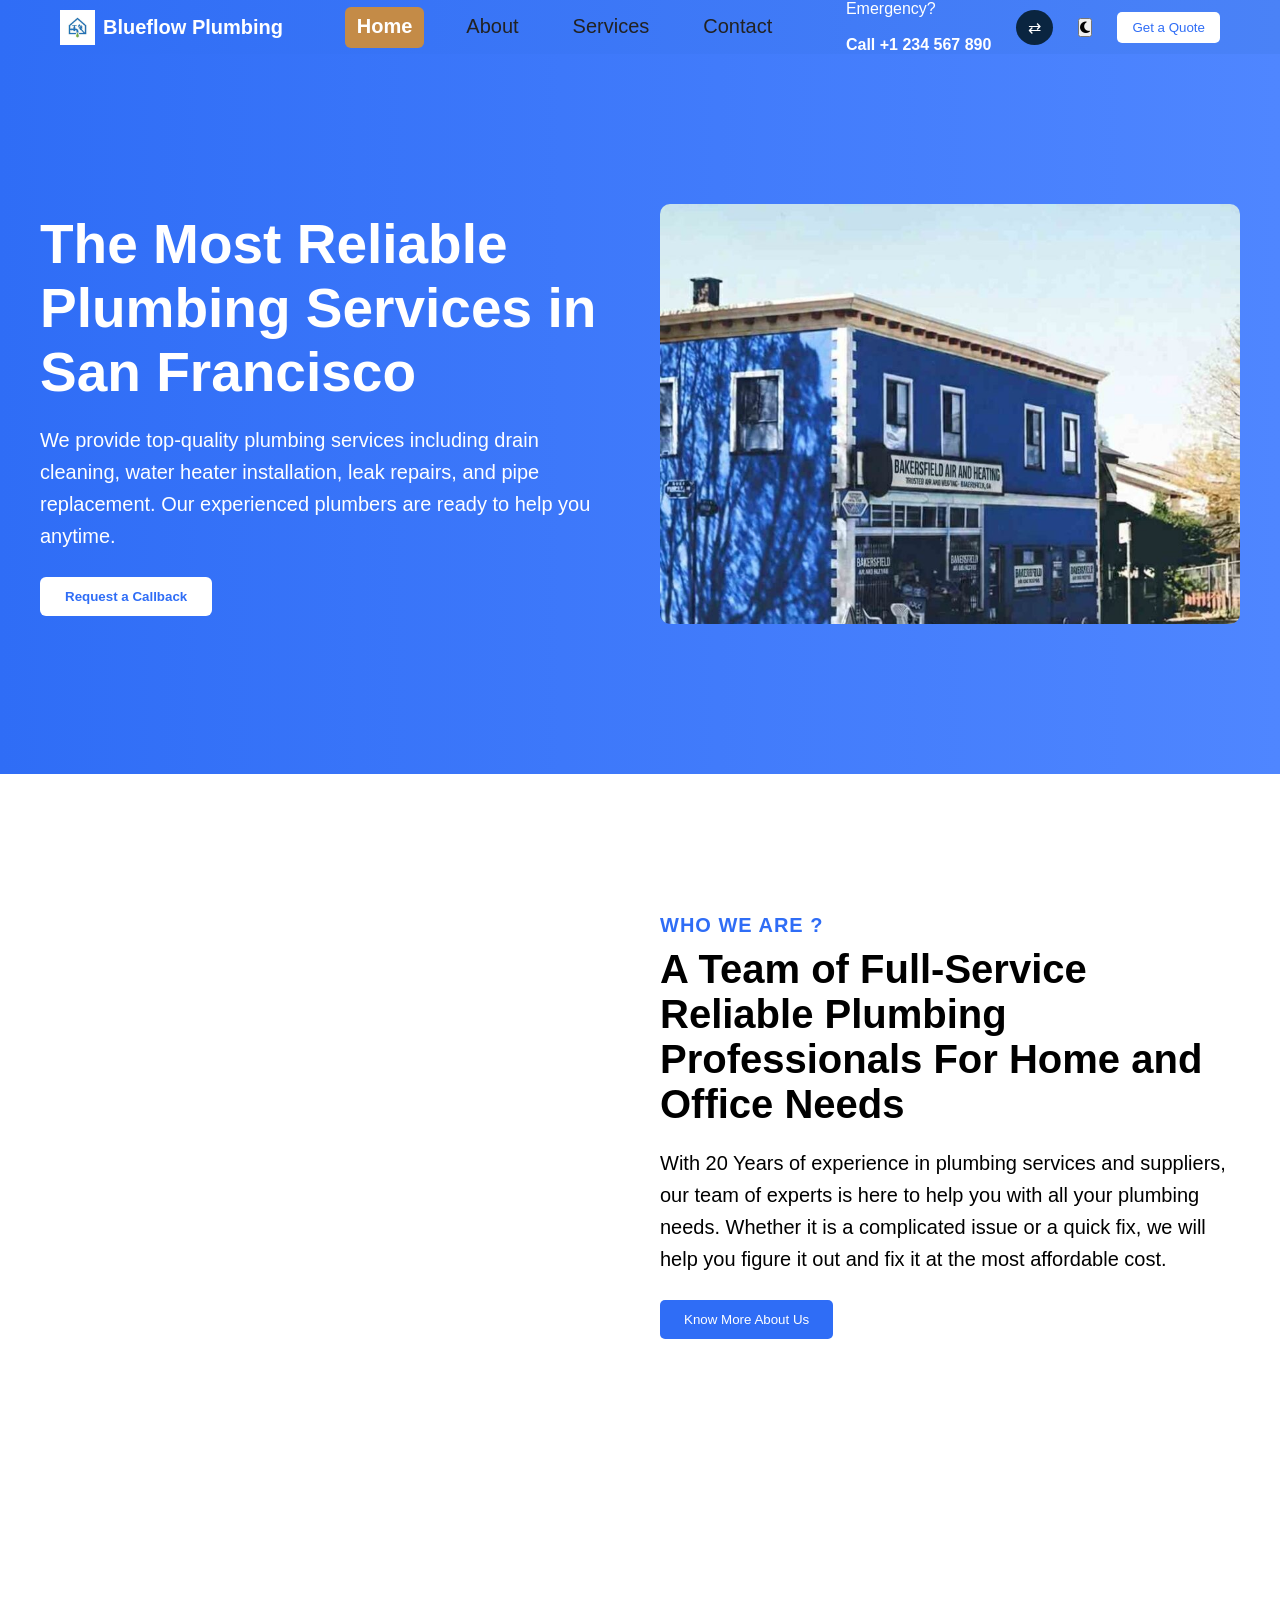
<file: index.html>
<!DOCTYPE html>
<html lang="en" dir="ltr">
<head>
    <meta charset="UTF-8">
    <meta name="viewport" content="width=device-width, initial-scale=1.0">
    <title>Plumbing Website</title>
    <link rel="stylesheet" href="css/style.css">
    <link rel="stylesheet" href="https://cdnjs.cloudflare.com/ajax/libs/font-awesome/6.5.0/css/all.min.css">
</head>
<body>

<header class="header">
    <div class="global_container">

        <div class="logo">
            <img src="image/logo.jpg" alt="Logo">
            <span class="brand_name">Blueflow Plumbing</span>
        </div>

        <nav class="nav">
            <a href="index.html" class="active">Home</a>
            <a href="about.html">About</a>
            <a href="services.html">Services</a>
            <a href="contact.html">Contact</a>
        </nav>

        <div class="right_section">
            <div class="emergency">
                <span>Emergency?</span><br>
                <strong>Call +1 234 567 890</strong>
            </div>
            <button id="rtlToggle" class="rtl_btn">
            ⇄
            </button>
            <button id="darkToggle" class="dark_btn">
                <i class="fa-solid fa-moon"></i>
            </button>
            <button class="quote_btn">Get a Quote</button>
        </div>

    </div>
</header>
<section class="hero">

<div class="hero_left">

<div class="slide_text active">
<h1>The Most Reliable Plumbing Services in San Francisco</h1>
<p>We provide top-quality plumbing services including drain cleaning,
water heater installation, leak repairs, and pipe replacement.
Our experienced plumbers are ready to help you anytime.</p>
<button class="hero_btn">Request a Callback</button>
</div>

<div class="slide_text">
<h1>Fast & Reliable Emergency Plumbing Solutions</h1>
<p>Facing a burst pipe or water leak? Our emergency plumbing team
is available 24/7 to quickly fix problems and protect your home
from further damage.</p>
<button class="hero_btn">Call Emergency Service</button>
</div>

<div class="slide_text">
<h1>Professional Plumbing for Homes and Businesses</h1>
<p>From residential plumbing repairs to large commercial projects,
our certified plumbers deliver reliable solutions with modern
tools and expert workmanship.</p>
<button class="hero_btn">View Our Services</button>
</div>



</div>


<div class="hero_right">

<div class="slider">
<img src="image/hero.jpeg" class="slide active">
<img src="image/hero2.jpg" class="slide">
<img src="image/hero3.jpg" class="slide">


</div>

</div>

</section>
<section class="about reveal" id="about">
    <div class="about_image reveal-left">
        <img src="image/about.jpg" alt="plumbing Team">
    </div>
    <div class="about_content">
        <h4 class="about_subtitle">Who We Are ?</h4>
        <h2>A Team of Full-Service Reliable Plumbing Professionals For Home and Office Needs</h2>
        <p>
            With 20 Years of experience in plumbing services and suppliers,
            our team of experts is here to help you with all your plumbing
            needs. Whether it is a complicated issue or a quick fix, we will 
            help you figure it out and fix it at the most affordable cost.
        </p>
        <button class ="about_btn">Know More About Us</button>
    </div>
</section>
<section class="services reveal" id="services">
  <div class="services_container">

    <h2 class="services_title reveal">How can we help you?</h2>

    <div class="services_cards">

      <div class="service_card reveal">
        <img src="image/service1.jpeg" alt="">
        <h3>Drain Cleaning & Repairs</h3>
        <p>
          Whether it is cleaning a clogged drain or replacing it,
          our team knows what’s right and will offer the best possible solution.
        </p>
      </div>

      <div class="service_card reveal">
        <img src="image/service2.jpeg" alt="">
        <h3>Gas Line Services</h3>
        <p>
          Whether you need an emergency repair or installing new gas lines
          in your home, we can help.
        </p>
      </div>

      <div class="service_card reveal">
        <img src="image/service3.jpeg" alt="">
        <h3>Commercial Plumbing</h3>
        <p>
          From hotels to schools, we have the necessary equipment and
          training to provide top-quality services wherever you need them.
        </p>
      </div>

    </div>
    <div class="services_btn">
      <a href="#" class="view_services_btn">View All Services 
    →</a>
    </div>

  </div>
</section>
<section class="why reveal">
<div class="global_container why_container">

<h2 class="why_title reveal">Why Choose Our Plumbing Services?</h2>

<div class="why_cards">

<div class="why_card reveal">
<i class="fa-solid fa-wrench"></i>
<h3>Experienced Team</h3>
<p>Our skilled plumbers handle every repair and installation professionally.</p>
</div>

<div class="why_card reveal">
<i class="fa-solid fa-clock"></i>
<h3>24/7 Emergency</h3>
<p>We are available anytime for urgent plumbing problems.</p>
</div>

<div class="why_card reveal">
<i class="fa-solid fa-dollar-sign"></i>
<h3>Affordable Pricing</h3>
<p>Transparent pricing with no hidden charges.</p>
</div>

<div class="why_card reveal">
<i class="fa-solid fa-shield"></i>
<h3>Quality Guarantee</h3>
<p>We provide reliable and long-lasting plumbing solutions.</p>
</div>

</div>

</div>
</section>
<section class="emergency_section reveal">

<div class="emergency_container">

<div class="emergency_left reveal-left">
<h2>Have an Emergency?</h2>

<p>
Need help with gas leakage or a clogged drain,
we offer affordable emergency services that are just a call away.
</p>

<a href="#" class="emergency_btn">📞 +1 234 567 890</a>

</div>

<div class="emergency_right reveal-right">
<img src="image/emergency.jpg" alt="Emergency Plumbing">
</div>

</div>

</section>
<section class="stats reveal">

<div class="global_container stats_container">

<div class="stat reveal">
<i class="fa-solid fa-user"></i>
<h2 class="counter" data-target="350">0</h2>
<p>Happy Clients</p>
</div>

<div class="stat reveal">
<i class="fa-solid fa-wrench"></i>
<h2 class="counter" data-target="500">0</h2>
<p>Projects Completed</p>
</div>

<div class="stat reveal">
<i class="fa-solid fa-clock"></i>
<h2 class="counter" data-target="20">0</h2>
<p>Years Experience</p>
</div>

<div class="stat reveal">
<i class="fa-solid fa-phone"></i>
<h2 class="counter" data-target="24">0</h2>
<p>Emergency Support</p>
</div>

</div>

</section>
<section class="testimonials reveal">
    <div class="global_container">
        <h2 class="testimonial_title reveal">
            What Our Customers Say About Us
        </h2>
        <div class="testimonial_cards">
            <div class="testimonial_card reveal">
                <div class="stars">★★★★★</div>
                <p>
                    Sed ut perspiciatis unde omnis iste natus error sit voluptatem
                    accusantium doloremque laudantium.
                </p>
                <div class="customer">
                    <img src="image/customer1.jpg">
                    <span>Martin Foster</span>
                </div>
            </div>
            <div class="testimonial_card reveal">
                <div class="stars">★★★★★</div>
                <p>
                    Sed ut perspiciatis unde omnis iste natus error sit voluptatem
                    accusantium doloremque laudantium.
                </p>
                <div class="customer">
                    <img src="image/customer2.jpg">
                    <span>Bryan Cirius</span>
                </div>
            </div>
            <div class="testimonial_card reveal">
                <div class="stars">★★★★★</div>
                <p>
                    Sed ut perspiciatis unde omnis iste natus error sit voluptatem
                    accusantium doloremque laudantium.
                </p>
                <div class="customer">
                    <img src="image/customer3.jpg">
                    <span>Jane Dowser</span>
                </div>
            </div>
        </div>
    </div>
</section>
<section class="work reveal">
    <div class="global_container">
        <h2 class="work_title reveal">Our Work</h2>
        <div class="work_gallery">
            <img src="image/work1.jpg" class="reveal">
            <img src="image/work2.jpeg" class="reveal">
            <img src="image/work3.jpeg" class="reveal">
            <img src="image/work4.jpeg" class="reveal">
            <img src="image/work5.jpeg" class="reveal">
            <img src="image/work6.jpeg" class="reveal">
            <img src="image/work7.jpeg" class="reveal">
            <img src="image/work8.jpeg" class="reveal">
            <img src="image/work9.jpeg" class="reveal">
            <img src="image/work10.jpeg" class="reveal">
        </div>
    </div>
</section>
<section class="cta reveal">
<div class="global_container cta_container">

<div class="cta_image reveal-left">
<img src="image/help.jpg" alt="Help Image">
</div>

<div class="cta_content reveal-right">

<h2>Need Help With Plumbing?</h2>

<p>
Our professional plumbers are ready to solve your problems quickly.
Call us anytime for fast and reliable service.
</p>

<a href="tel:+1234567890" class="cta_call">
<i class="fa-solid fa-phone"></i>
+1 234 567 890
</a>

</div>

</div>
</section>
<footer class="footer reveal">

    <div class="footer_columns">

        
        <div class="footer_col reveal-left">
            <h3>Brand Name</h3>

            <strong>Address</strong>
            <p>552 W 48th Street, New York, NY 10036</p>

            <strong>Call Us</strong>
            <p>+1 234 567 890</p>

            <p class="copyright">
                Copyright © 2026 Local Business| Powered by Local Business</p>
        </div>

        
        <div class="footer_col reveal-right">
            <h3>Business Name</h3>

            <p>Monday – Closed</p>
            <p>Tuesday : 11:00 – 09:00</p>
            <p>Wednesday : 11:00 – 09:00</p>
            <p>Thursday : 11:00 – 09:00</p>
            <p>Friday : 11:00 – 09:00</p>
            <p>Saturday : 11:00 – 09:00</p>
            <p>Sunday : 11:00 – 09:00</p>

            
            <div class="social_icons">
                <a href="#"><i class="fab fa-facebook-f"></i></a>
                <a href="#"><i class="fab fa-twitter"></i></a>
                <a href="#"><i class="fab fa-instagram"></i></a>
            </div>
        </div>
        <div class="footer_col map_col">
            <iframe 
                src="https://www.google.com/maps?q=New+York&output=embed"
                class="map_iframe"
                loading="lazy">
            </iframe>
        </div>

    </div>

</footer>
<button id="topBtn">↑</button>
<div id="imagePopup" class="popup">
    <span class="close">&times;</span>
    <img class="popup_content" id="popupImg">
</div>
</script>
<script>

const toggleBtn = document.getElementById("rtlToggle");

toggleBtn.addEventListener("click", function(){

if(document.documentElement.dir === "rtl"){
document.documentElement.dir = "ltr";
}
else{
document.documentElement.dir = "rtl";
}

});

</script>
<script>

const darkBtn = document.getElementById("darkToggle");

darkBtn.addEventListener("click", function(){

document.body.classList.toggle("dark");

if(document.body.classList.contains("dark")){
localStorage.setItem("theme","dark");
}else{
localStorage.setItem("theme","light");
}

});

if(localStorage.getItem("theme") === "dark"){
document.body.classList.add("dark");
}

</script>
<script src="js/script.js"></script>
</body>
</html>
</file>
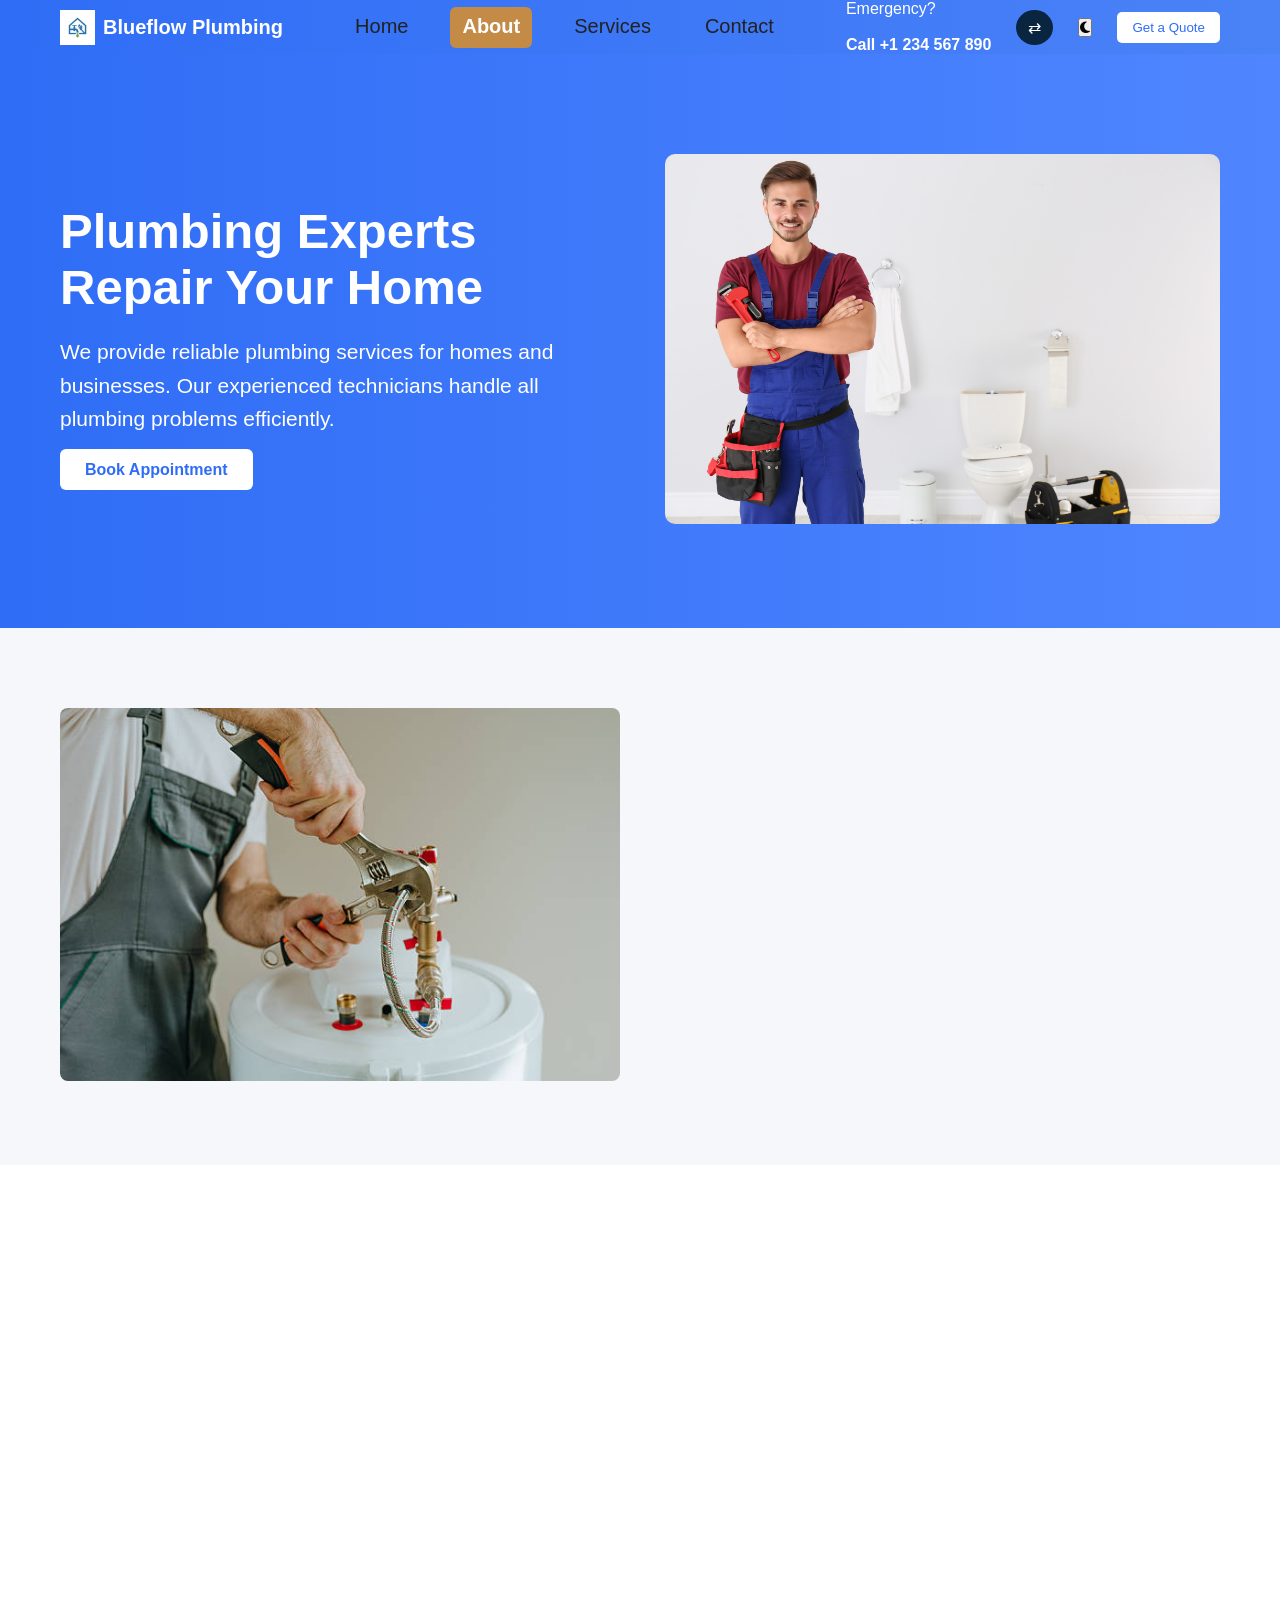
<file: about.html>
<!DOCTYPE html>
<html lang="en" dir="ltr">
<head>
    <meta charset="UTF-8">
    <meta name="viewport" content="width=device-width, initial-scale=1.0">
    <title>Plumbing Website</title>
    <link rel="stylesheet" href="css/style.css">
    <link rel="stylesheet" href="https://cdnjs.cloudflare.com/ajax/libs/font-awesome/6.5.0/css/all.min.css">
</head>
<body>
<header class="header">
    <div class="global_container">

        <div class="logo">
            <img src="image/logo.jpg" alt="Logo">
            <span class="brand_name">Blueflow Plumbing</span>
        </div>

        <nav class="nav">
            <a href="index.html">Home</a>
            <a href="about.html" class="active">About</a>
            <a href="services.html">Services</a>
            <a href="contact.html">Contact</a>
        </nav>

        <div class="right_section">
            <div class="emergency">
                <span>Emergency?</span><br>
                <strong>Call +1 234 567 890</strong>
            </div>
            <button id="rtlToggle" class="rtl_btn">
            ⇄
            </button>
            <button id="darkToggle" class="dark_btn">
                <i class="fa-solid fa-moon"></i>
            </button>
            <button class="quote_btn">Get a Quote</button>
        </div>

    </div>
</header>
<section class="about_hero reveal">
<div class="global_container about_hero_container">
<div class="about_hero_text reveal-left">
<h1>Plumbing Experts Repair Your Home</h1>
<p>
We provide reliable plumbing services for homes and businesses.
Our experienced technicians handle all plumbing problems efficiently.
</p>
<a href="#" class="hero_btn">Book Appointment</a>
</div>
<div class="about_hero_image reveal-right">
<img src="image/abouthero.jpeg" alt="Plumber">
</div>
</div>
</section>

<section class="about_company reveal">
<div class="global_container about_company_container">
<div class="about_company_image reveal-left">
<img src="image/aboutcompany.jpg">
</div>
<div class="about_company_text reveal-right">
<h2>About Our Company</h2>
<p>
Our company provides professional plumbing services
for residential and commercial properties.
</p>
<p>
We focus on reliability, quality service, and
customer satisfaction.
</p>
</div>
</div>
</section>
<section class="mission reveal">

<h2 class="mission_title reveal">Our Mission & Vision</h2>

<div class="mission_container">

<div class="mission_box reveal">
<i class="fas fa-bullseye"></i>
<h3>Our Mission</h3>
<p>
Our mission is to provide reliable and affordable plumbing
services while ensuring customer satisfaction and quality work.
</p>
</div>

<div class="mission_box">
<i class="fas fa-eye"></i>
<h3>Our Vision</h3>
<p>
Our vision is to become the most trusted plumbing service
provider known for professionalism and innovation.
</p>
</div>

</div>

</section>
<section class="process reveal">

<h2 class="process_title reveal">Our Work Process</h2>

<div class="process_container">

<div class="process_step reveal">
<i class="fas fa-phone"></i>
<h3>Contact Us</h3>
<p>Call or book an appointment through our website.</p>
</div>

<div class="process_step">
<i class="fas fa-search"></i>
<h3>Inspection</h3>
<p>Our plumber inspects the problem carefully.</p>
</div>

<div class="process_step">
<i class="fas fa-tools"></i>
<h3>Repair Work</h3>
<p>We fix the issue using professional tools.</p>
</div>

<div class="process_step">
<i class="fas fa-check-circle"></i>
<h3>Problem Solved</h3>
<p>Your plumbing system works perfectly again.</p>
</div>

</div>

</section>
<section class="team reveal">

<div class="global_container team_container">

<h2 class="team_title reveal">Meet Our Team</h2>

<div class="team_cards">

<div class="team_card reveal">
<img src="image/team1.jpg">
<h3>John Carter</h3>
<p>Senior Plumber</p>
</div>

<div class="team_card">
<img src="image/team2.jpg">
<h3>David Miller</h3>
<p>Pipe Installation Specialist</p>
</div>

<div class="team_card">
<img src="image/team3.jpg">
<h3>Emily Smith</h3>
<p>Customer Service Manager</p>
</div>

</div>

</div>

</section>
<footer class="footer reveal">

    <div class="footer_columns">

        
        <div class="footer_col reveal-left">
            <h3>Brand Name</h3>

            <strong>Address</strong>
            <p>552 W 48th Street, New York, NY 10036</p>

            <strong>Call Us</strong>
            <p>+1 234 567 890</p>

            <p class="copyright">
                Copyright © 2026 Local Business| Powered by Local Business</p>
        </div>

        
        <div class="footer_col reveal-right">
            <h3>Business Name</h3>

            <p>Monday – Closed</p>
            <p>Tuesday : 11:00 – 09:00</p>
            <p>Wednesday : 11:00 – 09:00</p>
            <p>Thursday : 11:00 – 09:00</p>
            <p>Friday : 11:00 – 09:00</p>
            <p>Saturday : 11:00 – 09:00</p>
            <p>Sunday : 11:00 – 09:00</p>

            
            <div class="social_icons">
                <a href="#"><i class="fab fa-facebook-f"></i></a>
                <a href="#"><i class="fab fa-twitter"></i></a>
                <a href="#"><i class="fab fa-instagram"></i></a>
            </div>
        </div>
        <div class="footer_col map_col">
            <iframe 
                src="https://www.google.com/maps?q=New+York&output=embed"
                class="map_iframe"
                loading="lazy">
            </iframe>
        </div>

    </div>

</footer>
<script>

const toggleBtn = document.getElementById("rtlToggle");

toggleBtn.addEventListener("click", function(){

if(document.documentElement.dir === "rtl"){
document.documentElement.dir = "ltr";
}
else{
document.documentElement.dir = "rtl";
}

});

</script>
<script>

const darkBtn = document.getElementById("darkToggle");

darkBtn.addEventListener("click", function(){

document.body.classList.toggle("dark");

if(document.body.classList.contains("dark")){
localStorage.setItem("theme","dark");
}else{
localStorage.setItem("theme","light");
}

});

if(localStorage.getItem("theme") === "dark"){
document.body.classList.add("dark");
}

</script>
<script>
function revealOnScroll() {
  const elements = document.querySelectorAll(".reveal, .reveal-left, .reveal-right");

  elements.forEach((el) => {
    const windowHeight = window.innerHeight;
    const elementTop = el.getBoundingClientRect().top;

    if (elementTop < windowHeight - 100) {
      el.classList.add("active");
    } else {
      el.classList.remove("active");
    }
  });
}

window.addEventListener("scroll", revealOnScroll);
revealOnScroll();
</script>

</body>
</html>
</file>
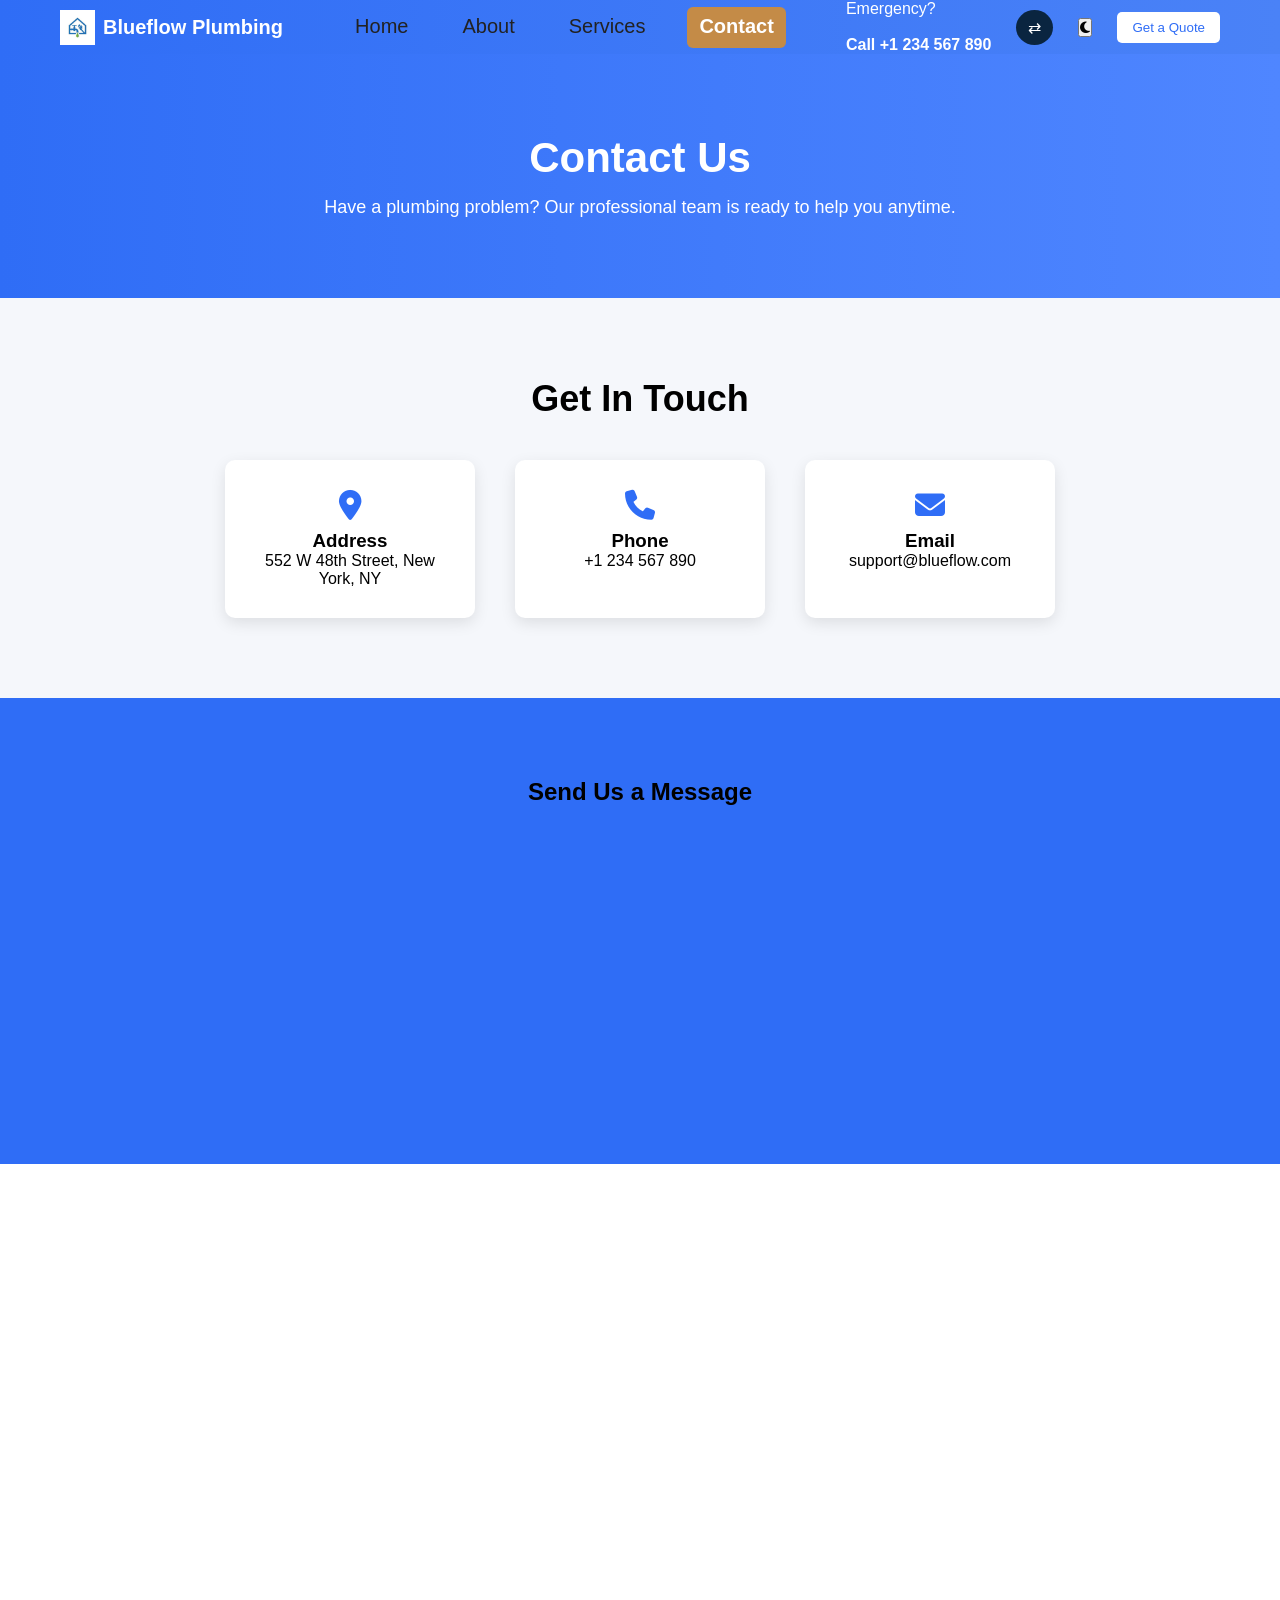
<file: contact.html>
<!DOCTYPE html>
<html lang="en" dir="ltr">
<head>
    <meta charset="UTF-8">
    <meta name="viewport" content="width=device-width, initial-scale=1.0">
    <title>Plumbing Website</title>
    <link rel="stylesheet" href="css/style.css">
    <link rel="stylesheet" href="https://cdnjs.cloudflare.com/ajax/libs/font-awesome/6.5.0/css/all.min.css">
</head>
<body>
<header class="header">
    <div class="global_container">

        <div class="logo">
            <img src="image/logo.jpg" alt="Logo">
            <span class="brand_name">Blueflow Plumbing</span>
        </div>

        <nav class="nav">
            <a href="index.html">Home</a>
            <a href="about.html">About</a>
            <a href="services.html">Services</a>
            <a href="contact.html" class="active">Contact</a>
        </nav>

        <div class="right_section">
            <div class="emergency">
                <span>Emergency?</span><br>
                <strong>Call +1 234 567 890</strong>
            </div>
            <button id="rtlToggle" class="rtl_btn">
            ⇄
            </button>
            <button id="darkToggle" class="dark_btn">
                <i class="fa-solid fa-moon"></i>
            </button>
            <button class="quote_btn">Get a Quote</button>
        </div>

    </div>
</header>
<section class="contact_hero reveal">

<h1 class="reveal">Contact Us</h1>

<p class="reveal">
Have a plumbing problem? Our professional team is ready
to help you anytime.
</p>

</section>
<section class="contact_info reveal">

<h2 class="reveal">Get In Touch</h2>

<div class="info_container">

<div class="info_box reveal">
<i class="fas fa-map-marker-alt"></i>
<h3>Address</h3>
<p>552 W 48th Street, New York, NY</p>
</div>

<div class="info_box reveal">
<i class="fas fa-phone"></i>
<h3>Phone</h3>
<p>+1 234 567 890</p>
</div>

<div class="info_box reveal">
<i class="fas fa-envelope"></i>
<h3>Email</h3>
<p>support@blueflow.com</p>
</div>

</div>

</section>
<section class="contact_form reveal">

<h2 class="reveal">Send Us a Message</h2>

<form class="form_container reveal">

<input class="reveal" type="text" placeholder="Your Name" required>

<input class="reveal" type="email" placeholder="Your Email" required>

<input class="reveal" type="text" placeholder="Subject">

<textarea class="reveal" placeholder="Your Message"></textarea>

<button class="reveal" type="submit">Send Message</button>

</form>

</section>
<section class="faq reveal">

<h2 class="reveal">Frequently Asked Questions</h2>

<div class="faq_container">

<div class="faq_item reveal">
<button class="faq_question">
How quickly can you respond to plumbing emergencies?
<span class="icon">+</span>
</button>
<div class="faq_answer">
<p>Our team is available 24/7 and can respond quickly to emergency plumbing problems.</p>
</div>
</div>

<div class="faq_item">
<button class="faq_question">
Do you provide services on weekends?
<span class="icon">+</span>
</button>
<div class="faq_answer">
<p>Yes, we provide plumbing services during weekends and holidays.</p>
</div>
</div>

<div class="faq_item">
<button class="faq_question">
What areas do you serve?
<span class="icon">+</span>
</button>
<div class="faq_answer">
<p>We provide plumbing services in the city and surrounding areas.</p>
</div>
</div>

<div class="faq_item">
<button class="faq_question">
How can I book a plumbing service?
<span class="icon">+</span>
</button>
<div class="faq_answer">
<p>You can call us directly or fill out the contact form on our website.</p>
</div>
</div>

</div>

</section>
<script>

var questions = document.querySelectorAll(".faq_question");

for (var i = 0; i < questions.length; i++) {

questions[i].addEventListener("click", function(){

var answer = this.nextElementSibling;
var icon = this.querySelector(".icon");

if(answer.style.display === "block"){
answer.style.display = "none";
icon.textContent = "+";
}
else{
answer.style.display = "block";
icon.textContent = "-";
}

});

}

</script>
<footer class="footer reveal">

    <div class="footer_columns">

        
        <div class="footer_col reveal-left">
            <h3>Brand Name</h3>

            <strong>Address</strong>
            <p>552 W 48th Street, New York, NY 10036</p>

            <strong>Call Us</strong>
            <p>+1 234 567 890</p>

            <p class="copyright">
                Copyright © 2026 Local Business| Powered by Local Business</p>
        </div>

        
        <div class="footer_col reveal-right">
            <h3>Business Name</h3>

            <p>Monday – Closed</p>
            <p>Tuesday : 11:00 – 09:00</p>
            <p>Wednesday : 11:00 – 09:00</p>
            <p>Thursday : 11:00 – 09:00</p>
            <p>Friday : 11:00 – 09:00</p>
            <p>Saturday : 11:00 – 09:00</p>
            <p>Sunday : 11:00 – 09:00</p>

            
            <div class="social_icons">
                <a href="#"><i class="fab fa-facebook-f"></i></a>
                <a href="#"><i class="fab fa-twitter"></i></a>
                <a href="#"><i class="fab fa-instagram"></i></a>
            </div>
        </div>
        <div class="footer_col map_col">
            <iframe 
                src="https://www.google.com/maps?q=New+York&output=embed"
                class="map_iframe"
                loading="lazy">
            </iframe>
        </div>

    </div>

</footer>
<script>

const toggleBtn = document.getElementById("rtlToggle");

toggleBtn.addEventListener("click", function(){

if(document.documentElement.dir === "rtl"){
document.documentElement.dir = "ltr";
}
else{
document.documentElement.dir = "rtl";
}

});

</script>
<script>

const darkBtn = document.getElementById("darkToggle");

darkBtn.addEventListener("click", function(){

document.body.classList.toggle("dark");

if(document.body.classList.contains("dark")){
localStorage.setItem("theme","dark");
}else{
localStorage.setItem("theme","light");
}

});

if(localStorage.getItem("theme") === "dark"){
document.body.classList.add("dark");
}

</script>
<script>
function revealOnScroll() {
  const elements = document.querySelectorAll(".reveal, .reveal-left, .reveal-right");

  elements.forEach((el) => {
    const windowHeight = window.innerHeight;
    const elementTop = el.getBoundingClientRect().top;

    if (elementTop < windowHeight - 100) {
      el.classList.add("active");
    } else {
      el.classList.remove("active");
    }
  });
}

window.addEventListener("scroll", revealOnScroll);
revealOnScroll();
</script>
</body>
</html>
</file>
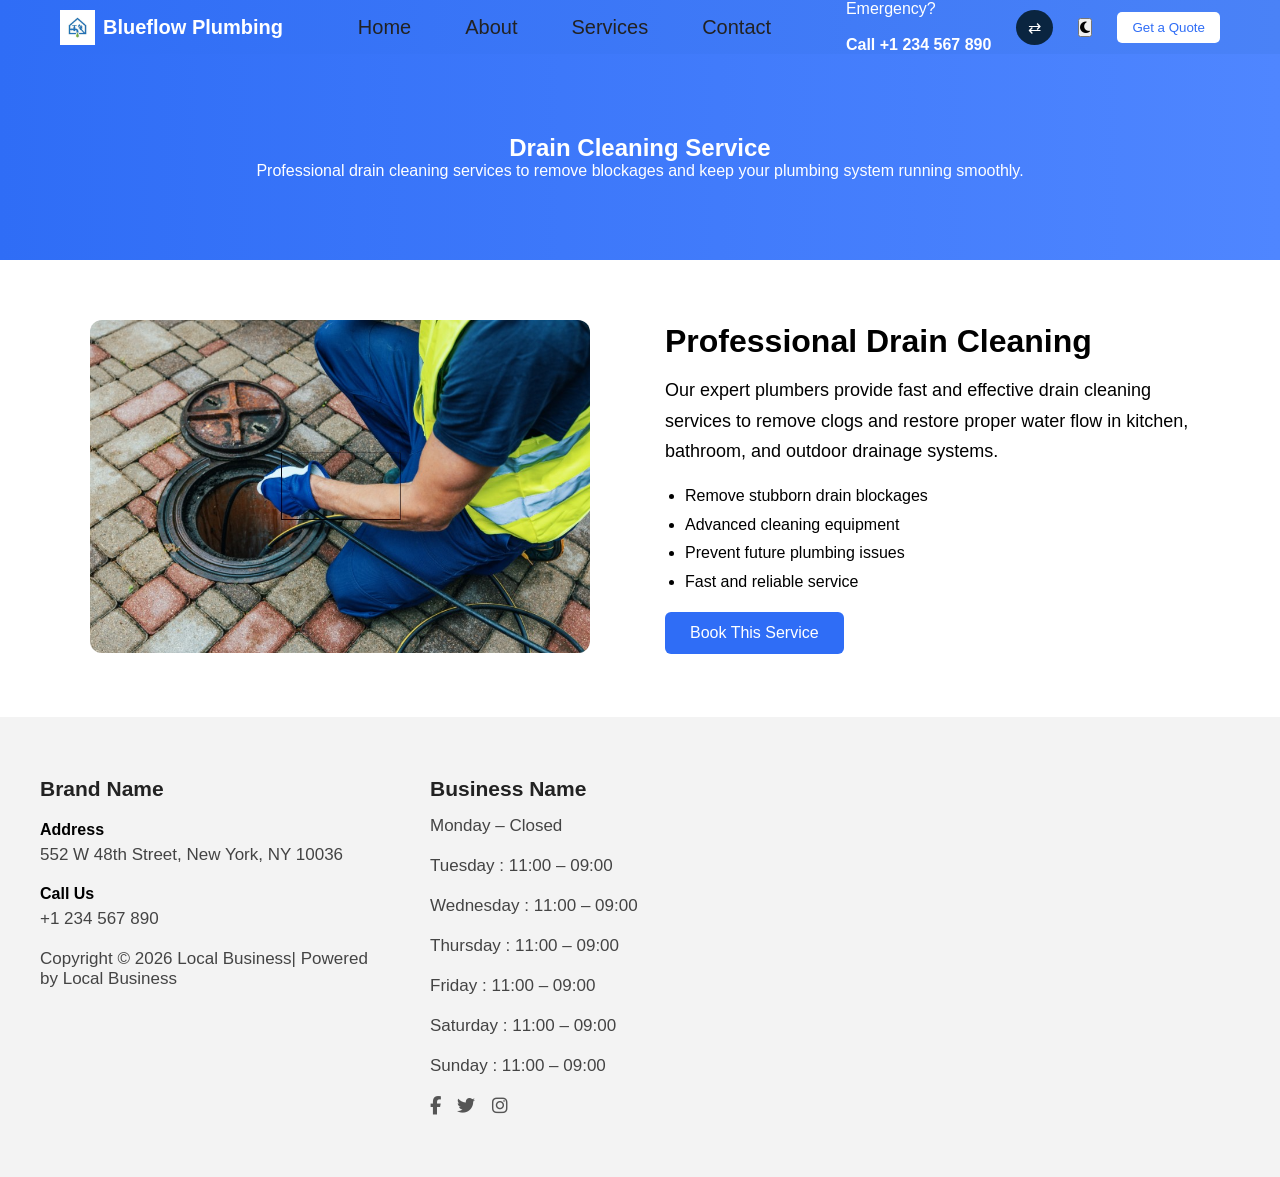
<file: drain-cleaning.html>
<!DOCTYPE html>
<html lang="en" dir="ltr">
<head>
    <meta charset="UTF-8">
    <meta name="viewport" content="width=device-width, initial-scale=1.0">
    <title>Plumbing Website</title>
    <link rel="stylesheet" href="css/style.css">
    <link rel="stylesheet" href="https://cdnjs.cloudflare.com/ajax/libs/font-awesome/6.5.0/css/all.min.css">
</head>
<body>

<header class="header">
    <div class="global_container">

        <div class="logo">
            <img src="image/logo.jpg" alt="Logo">
            <span class="brand_name">Blueflow Plumbing</span>
        </div>

        <nav class="nav">
            <a href="index.html">Home</a>
            <a href="about.html">About</a>
            <a href="service.html">Services</a>
            <a href="contact.html">Contact</a>
        </nav>

        <div class="right_section">
            <div class="emergency">
                <span>Emergency?</span><br>
                <strong>Call +1 234 567 890</strong>
            </div>
            <button id="rtlToggle" class="rtl_btn">
            ⇄
            </button>
            <button id="darkToggle" class="dark_btn">
                <i class="fa-solid fa-moon"></i>
            </button>
            <button class="quote_btn">Get a Quote</button>
        </div>

    </div>
</header>
<section class="service_hero">

<h1>Drain Cleaning Service</h1>

<p>
Professional drain cleaning services to remove blockages
and keep your plumbing system running smoothly.
</p>

</section>
<section class="service_description">

<div class="service_container">

<div class="service_image">
<img src="image/drain.jpg" alt="Drain Cleaning">
</div>

<div class="service_text">

<h2>Professional Drain Cleaning</h2>

<p>
Our expert plumbers provide fast and effective drain cleaning
services to remove clogs and restore proper water flow in
kitchen, bathroom, and outdoor drainage systems.
</p>

<ul>
<li>Remove stubborn drain blockages</li>
<li>Advanced cleaning equipment</li>
<li>Prevent future plumbing issues</li>
<li>Fast and reliable service</li>
</ul>

<a href="contact.html" class="service_btn">Book This Service</a>

</div>

</div>

</section>
<footer class="footer">

    <div class="footer_columns">

        
        <div class="footer_col">
            <h3>Brand Name</h3>

            <strong>Address</strong>
            <p>552 W 48th Street, New York, NY 10036</p>

            <strong>Call Us</strong>
            <p>+1 234 567 890</p>

            <p class="copyright">
                Copyright © 2026 Local Business| Powered by Local Business</p>
        </div>

        
        <div class="footer_col">
            <h3>Business Name</h3>

            <p>Monday – Closed</p>
            <p>Tuesday : 11:00 – 09:00</p>
            <p>Wednesday : 11:00 – 09:00</p>
            <p>Thursday : 11:00 – 09:00</p>
            <p>Friday : 11:00 – 09:00</p>
            <p>Saturday : 11:00 – 09:00</p>
            <p>Sunday : 11:00 – 09:00</p>

            
            <div class="social_icons">
                <a href="#"><i class="fab fa-facebook-f"></i></a>
                <a href="#"><i class="fab fa-twitter"></i></a>
                <a href="#"><i class="fab fa-instagram"></i></a>
            </div>
        </div>
        <div class="footer_col map_col">
            <iframe 
                src="https://www.google.com/maps?q=New+York&output=embed"
                class="map_iframe"
                loading="lazy">
            </iframe>
        </div>

    </div>

</footer>
</body>
</html>
</file>
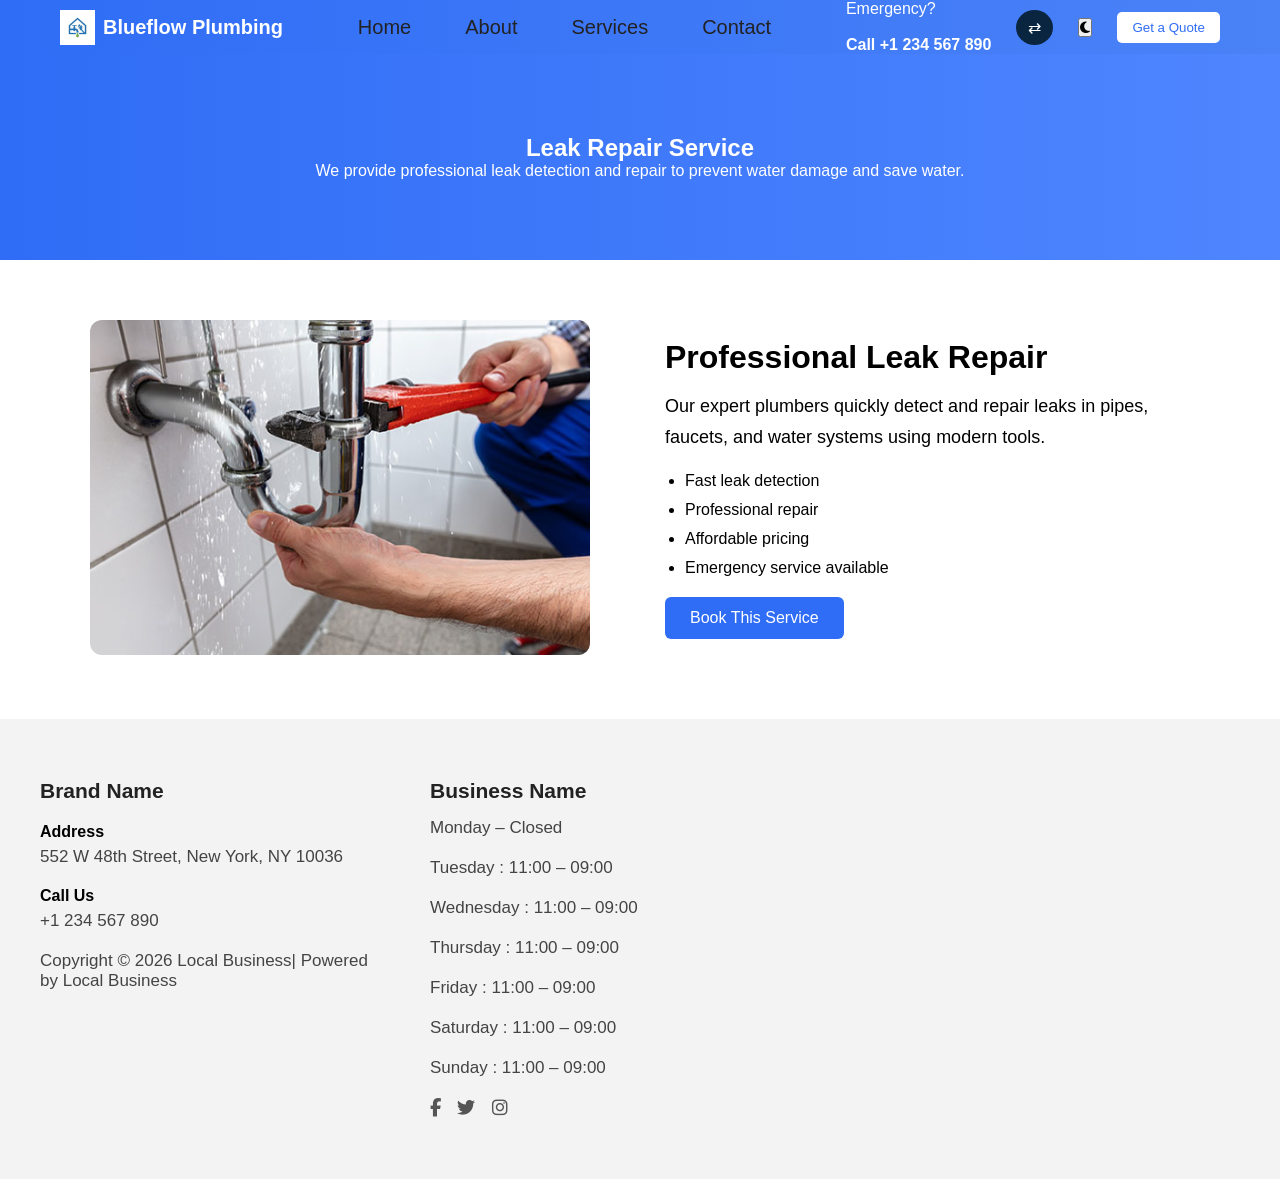
<file: leak-repair.html>
<!DOCTYPE html>
<html lang="en" dir="ltr">
<head>
    <meta charset="UTF-8">
    <meta name="viewport" content="width=device-width, initial-scale=1.0">
    <title>Plumbing Website</title>
    <link rel="stylesheet" href="css/style.css">
    <link rel="stylesheet" href="https://cdnjs.cloudflare.com/ajax/libs/font-awesome/6.5.0/css/all.min.css">
</head>
<body>

<header class="header">
    <div class="global_container">

        <div class="logo">
            <img src="image/logo.jpg" alt="Logo">
            <span class="brand_name">Blueflow Plumbing</span>
        </div>

        <nav class="nav">
            <a href="index.html">Home</a>
            <a href="about.html">About</a>
            <a href="service.html">Services</a>
            <a href="contact.html">Contact</a>
        </nav>

        <div class="right_section">
            <div class="emergency">
                <span>Emergency?</span><br>
                <strong>Call +1 234 567 890</strong>
            </div>
            <button id="rtlToggle" class="rtl_btn">
            ⇄
            </button>
            <button id="darkToggle" class="dark_btn">
                <i class="fa-solid fa-moon"></i>
            </button>
            <button class="quote_btn">Get a Quote</button>
        </div>

    </div>
</header>
<section class="service_hero">

<h1>Leak Repair Service</h1>

<p>
We provide professional leak detection and repair
to prevent water damage and save water.
</p>

</section>


<section class="service_description">

<div class="service_container">

<div class="service_image">
<img src="image/leak.jpg" alt="Leak Repair">
</div>

<div class="service_text">

<h2>Professional Leak Repair</h2>

<p>
Our expert plumbers quickly detect and repair leaks in pipes,
faucets, and water systems using modern tools.
</p>

<ul>
<li>Fast leak detection</li>
<li>Professional repair</li>
<li>Affordable pricing</li>
<li>Emergency service available</li>
</ul>

<a href="contact.html" class="service_btn">Book This Service</a>

</div>

</div>

</section>
<footer class="footer">

    <div class="footer_columns">

        
        <div class="footer_col">
            <h3>Brand Name</h3>

            <strong>Address</strong>
            <p>552 W 48th Street, New York, NY 10036</p>

            <strong>Call Us</strong>
            <p>+1 234 567 890</p>

            <p class="copyright">
                Copyright © 2026 Local Business| Powered by Local Business</p>
        </div>

        
        <div class="footer_col">
            <h3>Business Name</h3>

            <p>Monday – Closed</p>
            <p>Tuesday : 11:00 – 09:00</p>
            <p>Wednesday : 11:00 – 09:00</p>
            <p>Thursday : 11:00 – 09:00</p>
            <p>Friday : 11:00 – 09:00</p>
            <p>Saturday : 11:00 – 09:00</p>
            <p>Sunday : 11:00 – 09:00</p>

            
            <div class="social_icons">
                <a href="#"><i class="fab fa-facebook-f"></i></a>
                <a href="#"><i class="fab fa-twitter"></i></a>
                <a href="#"><i class="fab fa-instagram"></i></a>
            </div>
        </div>
        <div class="footer_col map_col">
            <iframe 
                src="https://www.google.com/maps?q=New+York&output=embed"
                class="map_iframe"
                loading="lazy">
            </iframe>
        </div>

    </div>

</footer>
</body>
</html>
</file>
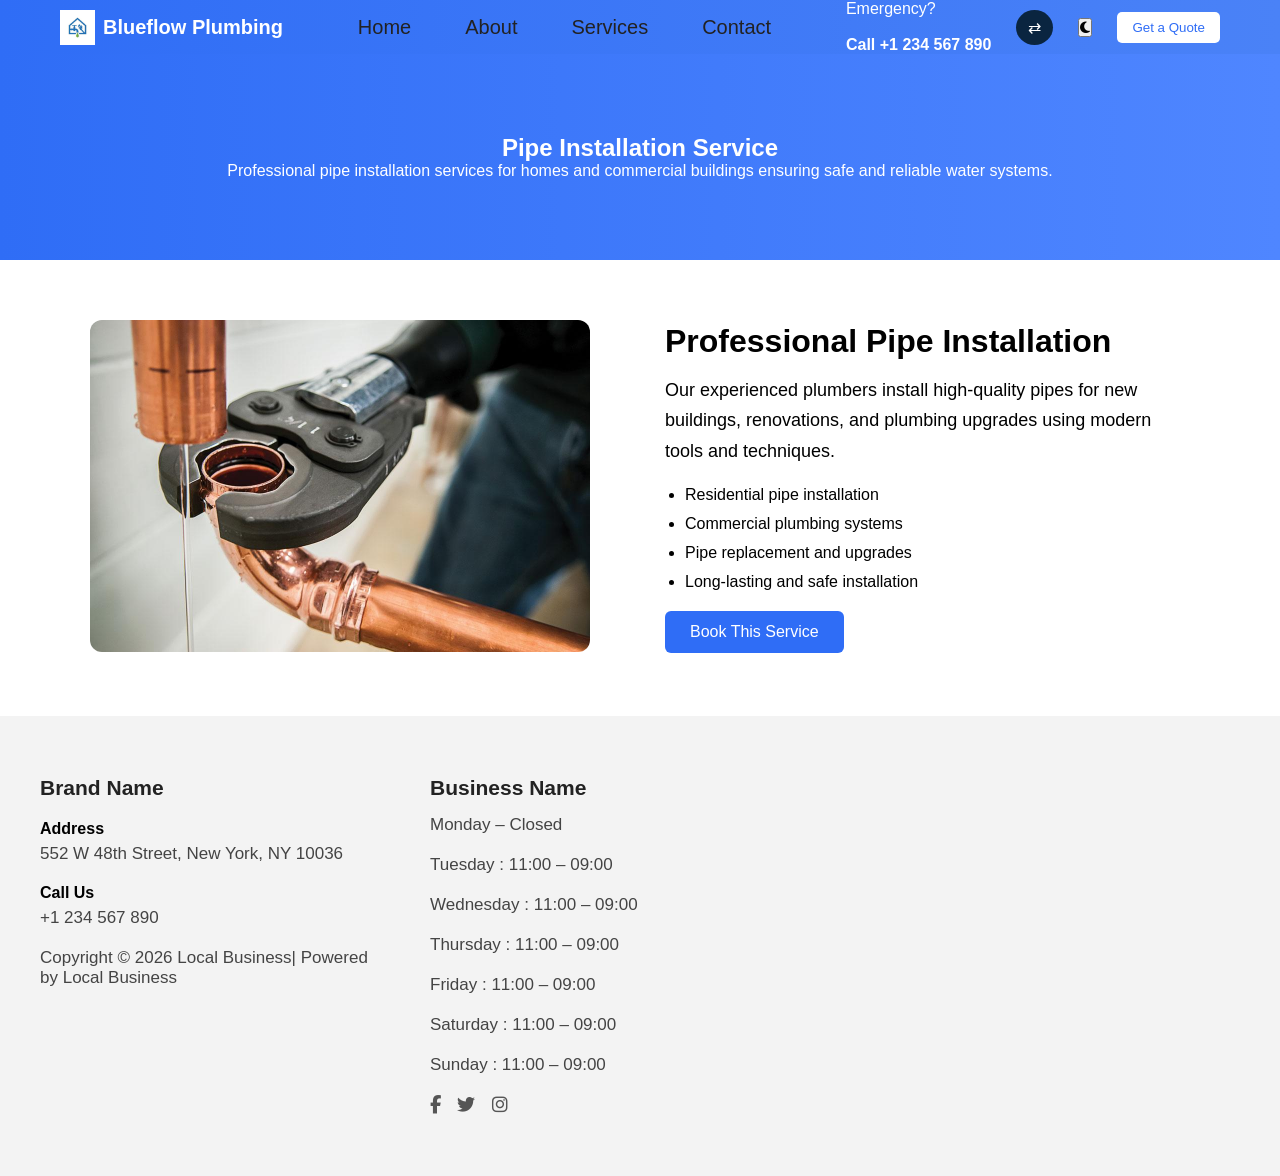
<file: pipe-installation.html>
<!DOCTYPE html>
<html lang="en" dir="ltr">
<head>
    <meta charset="UTF-8">
    <meta name="viewport" content="width=device-width, initial-scale=1.0">
    <title>Plumbing Website</title>
    <link rel="stylesheet" href="css/style.css">
    <link rel="stylesheet" href="https://cdnjs.cloudflare.com/ajax/libs/font-awesome/6.5.0/css/all.min.css">
</head>
<body>

<header class="header">
    <div class="global_container">

        <div class="logo">
            <img src="image/logo.jpg" alt="Logo">
            <span class="brand_name">Blueflow Plumbing</span>
        </div>

        <nav class="nav">
            <a href="index.html">Home</a>
            <a href="about.html">About</a>
            <a href="service.html">Services</a>
            <a href="contact.html">Contact</a>
        </nav>

        <div class="right_section">
            <div class="emergency">
                <span>Emergency?</span><br>
                <strong>Call +1 234 567 890</strong>
            </div>
            <button id="rtlToggle" class="rtl_btn">
            ⇄
            </button>
            <button id="darkToggle" class="dark_btn">
                <i class="fa-solid fa-moon"></i>
            </button>
            <button class="quote_btn">Get a Quote</button>
        </div>

    </div>
</header>
<section class="service_hero">

<h1>Pipe Installation Service</h1>

<p>
Professional pipe installation services for homes and
commercial buildings ensuring safe and reliable water systems.
</p>

</section>
<section class="service_description">

<div class="service_container">

<div class="service_image">
<img src="image/pipeinstallation.jpg" alt="Pipe Installation">
</div>

<div class="service_text">

<h2>Professional Pipe Installation</h2>

<p>
Our experienced plumbers install high-quality pipes for
new buildings, renovations, and plumbing upgrades using
modern tools and techniques.
</p>

<ul>
<li>Residential pipe installation</li>
<li>Commercial plumbing systems</li>
<li>Pipe replacement and upgrades</li>
<li>Long-lasting and safe installation</li>
</ul>

<a href="contact.html" class="service_btn">Book This Service</a>

</div>

</div>

</section>
<footer class="footer">

    <div class="footer_columns">

        
        <div class="footer_col">
            <h3>Brand Name</h3>

            <strong>Address</strong>
            <p>552 W 48th Street, New York, NY 10036</p>

            <strong>Call Us</strong>
            <p>+1 234 567 890</p>

            <p class="copyright">
                Copyright © 2026 Local Business| Powered by Local Business</p>
        </div>

        
        <div class="footer_col">
            <h3>Business Name</h3>

            <p>Monday – Closed</p>
            <p>Tuesday : 11:00 – 09:00</p>
            <p>Wednesday : 11:00 – 09:00</p>
            <p>Thursday : 11:00 – 09:00</p>
            <p>Friday : 11:00 – 09:00</p>
            <p>Saturday : 11:00 – 09:00</p>
            <p>Sunday : 11:00 – 09:00</p>

            
            <div class="social_icons">
                <a href="#"><i class="fab fa-facebook-f"></i></a>
                <a href="#"><i class="fab fa-twitter"></i></a>
                <a href="#"><i class="fab fa-instagram"></i></a>
            </div>
        </div>
        <div class="footer_col map_col">
            <iframe 
                src="https://www.google.com/maps?q=New+York&output=embed"
                class="map_iframe"
                loading="lazy">
            </iframe>
        </div>

    </div>

</footer>
</body>
</html>
</file>
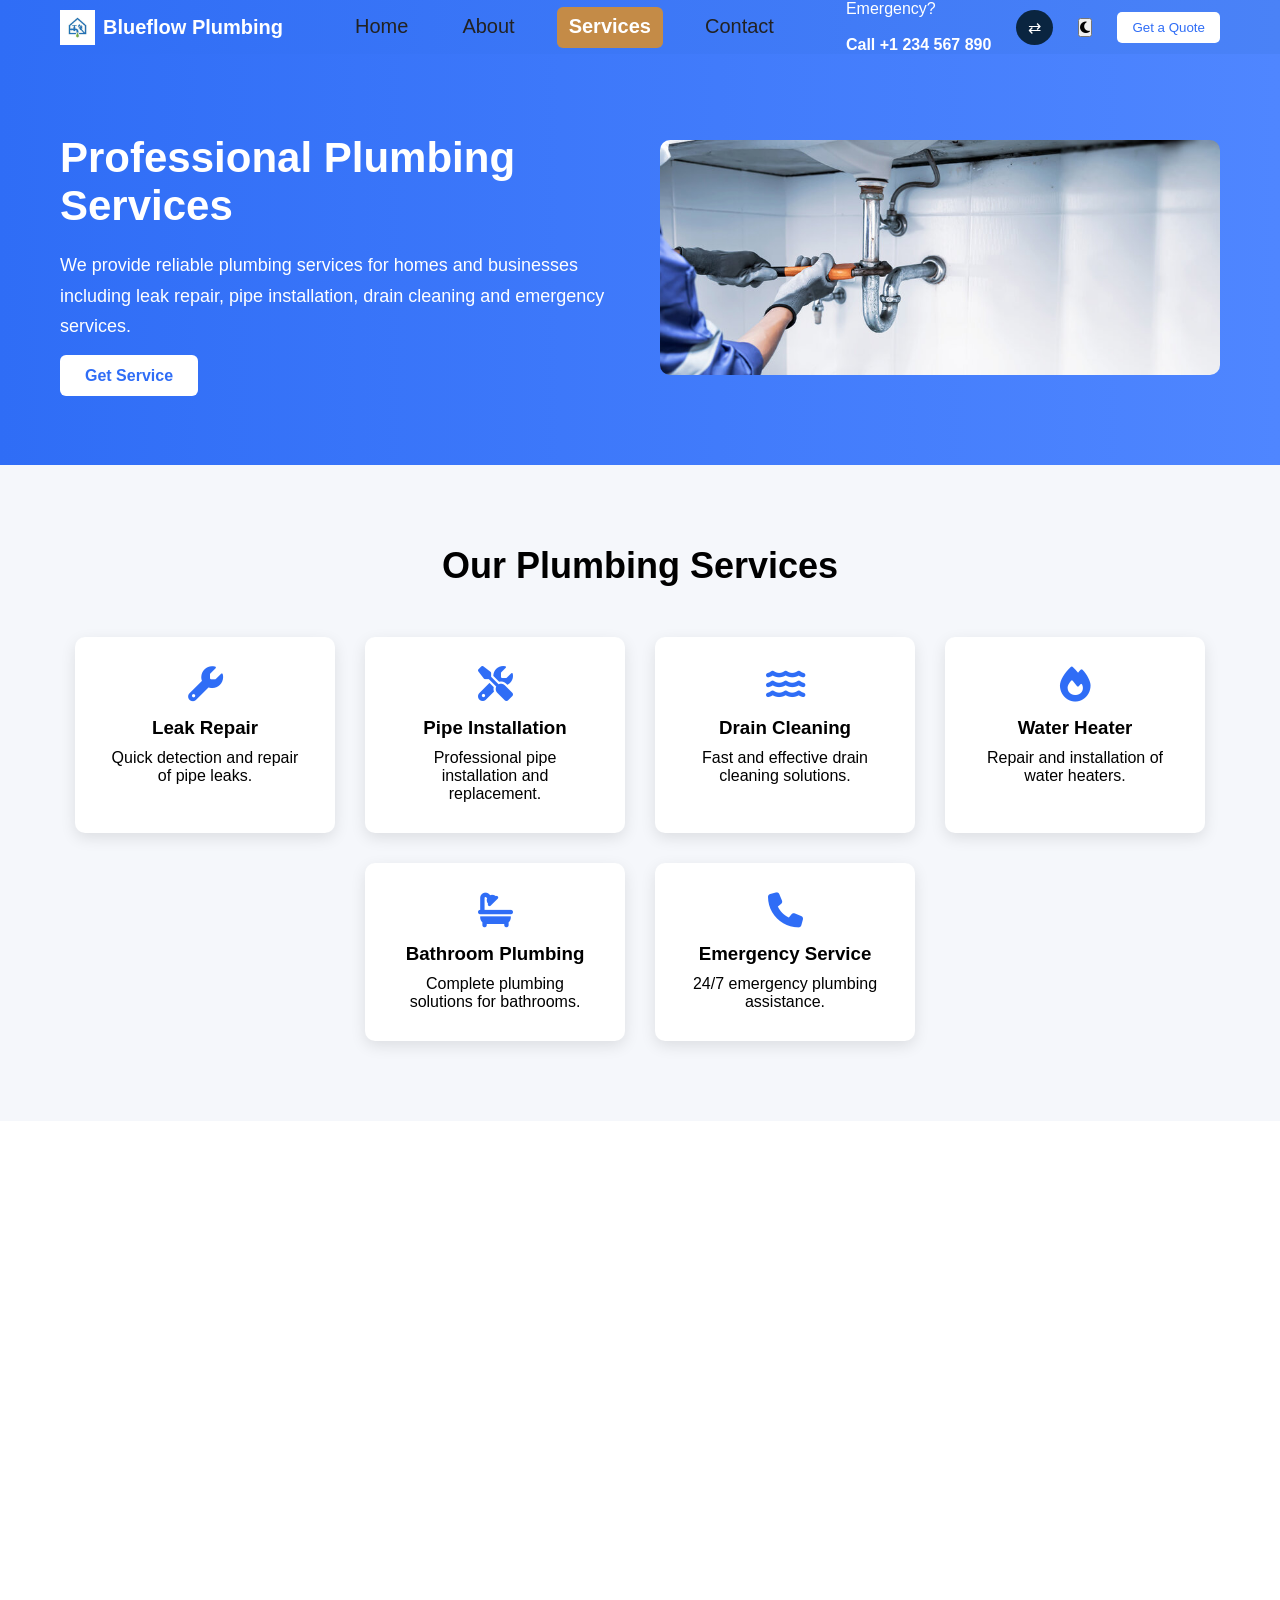
<file: services.html>
<!DOCTYPE html>
<html lang="en" dir="ltr">
<head>
    <meta charset="UTF-8">
    <meta name="viewport" content="width=device-width, initial-scale=1.0">
    <title>Plumbing Website</title>
    <link rel="stylesheet" href="css/style.css">
    <link rel="stylesheet" href="https://cdnjs.cloudflare.com/ajax/libs/font-awesome/6.5.0/css/all.min.css">
</head>
<body>
<header class="header">
    <div class="global_container">

        <div class="logo">
            <img src="image/logo.jpg" alt="Logo">
            <span class="brand_name">Blueflow Plumbing</span>
        </div>

        <nav class="nav">
            <a href="index.html">Home</a>
            <a href="about.html">About</a>
            <a href="services.html" class="active">Services</a>
            <a href="contact.html">Contact</a>
        </nav>

        <div class="right_section">
            <div class="emergency">
                <span>Emergency?</span><br>
                <strong>Call +1 234 567 890</strong>
            </div>
            <button id="rtlToggle" class="rtl_btn">
            ⇄
            </button>
            <button id="darkToggle" class="dark_btn">
                <i class="fa-solid fa-moon"></i>
            </button>
            <button class="quote_btn">Get a Quote</button>
        </div>

    </div>
</header>
<section class="services_hero reveal">

<div class="services_container">

<div class="services_text reveal-left">
<h1>Professional Plumbing Services</h1>

<p>
We provide reliable plumbing services for homes and
businesses including leak repair, pipe installation,
drain cleaning and emergency services.
</p>

<a href="contact.html" class="hero_btn">Get Service</a>

</div>

<div class="services_image reveal-right">
<img src="image/servicehero.jpg" alt="Plumbing Service">
</div>

</div>

</section>
<section class="services_section reveal">

<h2 class="reveal">Our Plumbing Services</h2>

<div class="services_grid">

<div class="service_box">
<i class="fas fa-wrench"></i>
<h3>Leak Repair</h3>
<p>Quick detection and repair of pipe leaks.</p>
</div>

<div class="service_box">
<i class="fas fa-tools"></i>
<h3>Pipe Installation</h3>
<p>Professional pipe installation and replacement.</p>
</div>

<div class="service_box">
<i class="fas fa-water"></i>
<h3>Drain Cleaning</h3>
<p>Fast and effective drain cleaning solutions.</p>
</div>

<div class="service_box">
<i class="fas fa-fire"></i>
<h3>Water Heater</h3>
<p>Repair and installation of water heaters.</p>
</div>

<div class="service_box">
<i class="fas fa-bath"></i>
<h3>Bathroom Plumbing</h3>
<p>Complete plumbing solutions for bathrooms.</p>
</div>

<div class="service_box">
<i class="fas fa-phone"></i>
<h3>Emergency Service</h3>
<p>24/7 emergency plumbing assistance.</p>
</div>

</div>

</section>
<section class="service_process reveal">

<h2>How Our Service Works</h2>

<div class="process_container">

<div class="process_box">
<i class="fas fa-phone"></i>
<h3>Book Service</h3>
<p>Contact us online or by phone to schedule a visit.</p>
</div>

<div class="process_box">
<i class="fas fa-search"></i>
<h3>Inspection</h3>
<p>Our plumber inspects the problem and finds the best solution.</p>
</div>

<div class="process_box">
<i class="fas fa-tools"></i>
<h3>Repair Work</h3>
<p>We fix the issue using professional tools and techniques.</p>
</div>

<div class="process_box">
<i class="fas fa-check-circle"></i>
<h3>Job Completed</h3>
<p>Your plumbing system works perfectly again.</p>
</div>

</div>

</section>
<section class="service_details reveal">

<h2 class="reveal">Our Professional Services</h2>

<div class="details_container">

<div class="details_card reveal">
<img src="image/leak.jpg" alt="Leak Repair">
<h3>Leak Repair</h3>
<p>Fast and reliable leak detection and repair services.</p>
<a href="leak-repair.html" class="details_btn">View Details</a>
</div>

<div class="details_card">
<img src="image/pipeinstallation.jpg" alt="Pipe Installation">
<h3>Pipe Installation</h3>
<p>Professional pipe installation for residential plumbing.</p>
<a href="pipe-installation.html" class="details_btn">View Details</a>
</div>

<div class="details_card">
<img src="image/drain.jpg" alt="Drain Cleaning">
<h3>Drain Cleaning</h3>
<p>Advanced drain cleaning to remove blockages quickly.</p>
<a href="drain-cleaning.html" class="details_btn">View Details</a>
</div>

</div>

</section>
<section class="service_cta reveal">

<h2 class="reveal">Need Professional Plumbing Help?</h2>

<p class="reveal">
Our expert plumbers are ready to help you with
any plumbing issue quickly and efficiently.
</p>

<a href="contact.html" class="cta_btn reveal">Contact Us Today</a>

</section>
<footer class="footer reveal">

    <div class="footer_columns">

        
        <div class="footer_col reveal-left">
            <h3>Brand Name</h3>

            <strong>Address</strong>
            <p>552 W 48th Street, New York, NY 10036</p>

            <strong>Call Us</strong>
            <p>+1 234 567 890</p>

            <p class="copyright">
                Copyright © 2026 Local Business| Powered by Local Business</p>
        </div>

        
        <div class="footer_col reveal-right">
            <h3>Business Name</h3>

            <p>Monday – Closed</p>
            <p>Tuesday : 11:00 – 09:00</p>
            <p>Wednesday : 11:00 – 09:00</p>
            <p>Thursday : 11:00 – 09:00</p>
            <p>Friday : 11:00 – 09:00</p>
            <p>Saturday : 11:00 – 09:00</p>
            <p>Sunday : 11:00 – 09:00</p>

            
            <div class="social_icons">
                <a href="#"><i class="fab fa-facebook-f"></i></a>
                <a href="#"><i class="fab fa-twitter"></i></a>
                <a href="#"><i class="fab fa-instagram"></i></a>
            </div>
        </div>
        <div class="footer_col map_col">
            <iframe 
                src="https://www.google.com/maps?q=New+York&output=embed"
                class="map_iframe"
                loading="lazy">
            </iframe>
        </div>

    </div>

</footer>
<script>

const toggleBtn = document.getElementById("rtlToggle");

toggleBtn.addEventListener("click", function(){

if(document.documentElement.dir === "rtl"){
document.documentElement.dir = "ltr";
}
else{
document.documentElement.dir = "rtl";
}

});

</script>
<script>

const darkBtn = document.getElementById("darkToggle");

darkBtn.addEventListener("click", function(){

document.body.classList.toggle("dark");

if(document.body.classList.contains("dark")){
localStorage.setItem("theme","dark");
}else{
localStorage.setItem("theme","light");
}

});

if(localStorage.getItem("theme") === "dark"){
document.body.classList.add("dark");
}

</script>
<script>
function revealOnScroll() {
  const elements = document.querySelectorAll(".reveal, .reveal-left, .reveal-right");

  elements.forEach((el) => {
    const windowHeight = window.innerHeight;
    const elementTop = el.getBoundingClientRect().top;

    if (elementTop < windowHeight - 100) {
      el.classList.add("active");
    } else {
      el.classList.remove("active");
    }
  });
}

window.addEventListener("scroll", revealOnScroll);
revealOnScroll();
</script>
</body>
</html>
</file>
<file: css/style.css>
*{
    margin:0;
    padding:0;
    box-sizing:border-box;
    font-family: Arial, sans-serif;
}
.global_container{
max-width:1200px;
margin:auto;
padding:0 20px;
width:100%;
}
.header{
background: linear-gradient(to right,#2f6df6,#4a82f7);
color:white;

}
.header .global_container{
display:flex;
align-items:center;
justify-content:space-between;
}
.logo{
display:flex;
align-items:center;
gap:8px;
}

.logo img{
height:35px;
}

.brand_name{
font-size:20px;
font-weight:bold;
}

.nav{
display:flex;
gap:30px;
justify-content:space-between;
}

.nav a{
text-decoration:none;
color:white;
font-size:20px;
}
.nav a.active {
  color: #ffd700;
  border-bottom: 2px solid #ffd700;
}

.right_section{
display:flex;
align-items:center;
gap:25px;
}

.emergency{
display:flex;
flex-direction:column;
}

.quote_btn{
padding:8px 15px;
background:white;
color:#2f6df6;
border:none;
border-radius:5px;
}
.hero{
display:flex;
align-items:center;
justify-content:space-between;
padding:60px 40px;
background:linear-gradient(to right,#2f6df6,#4f86ff);
color:white;
min-height:80vh;
}
.hero_left{
flex:1;
padding-right:40px;
}

.hero_left h1{
font-size:55px;
margin-bottom:20px;
}

.hero_left p{
font-size:20px;
margin-bottom:25px;
line-height:1.6;
}

.hero_btn{
padding:12px 25px;
background:white;
color:#2f6df6;
border:none;
border-radius:6px;
font-weight:bold;
cursor:pointer;
}
.hero_right{
flex:1;
display:flex;
align-items:center;
justify-content:center;
}
.slider{
position:relative;
width:100%;
height:420px;
overflow:hidden;
}
.slide{
position:absolute;
top:0;
left:0;
width:100%;
height:100%;
object-fit:cover;
opacity:0;
transition:opacity 0.8s ease;
border-radius:10px;
}
.slide.active{
opacity:1;
}
.slide_text{
display:none;
}
.slide_text.active{
display:block;
}
.prev{
left:10px;
}

.next{
right:10px;
}

.prev:hover,
.next:hover{
background:rgba(0,0,0,0.7);
}
.about{
    display: flex;
    align-items: center;
    justify-content: space-between;
    padding: 60px 40px;
    gap: 40px;
}
.about_image{
    flex: 1;
}
.about_image img{
    width: 100%;
    border-radius: 8px;
}
.about_content{
    flex: 1;
}
.about_subtitle{
    color:#2f6df6;
    font-size:20px;
    margin-bottom:10px;
    text-transform:uppercase;
    letter-spacing:1px;
}
.about_content h2{
    font-size: 40px;
    margin-bottom: 20px;
}
.about_content p{
    font-size: 20px;
    line-height: 1.6;
    margin-bottom: 25px;
}
.about_btn{
    padding: 12px 24px;
    background: #2f6df6;
    color:white;
    border: none;
    border-radius: 5px;
    cursor:pointer;
}
.about_btn:hover{
    background: #1d55d1;
}
.why{
padding:80px 40px;
background:#f5f7fa;
text-align:center;
}

.why_container{
max-width:1200px;
margin:auto;
}

.why_title{
font-size:32px;
margin-bottom:50px;
color:#222;
}

.why_cards{
display:flex;
justify-content:space-between;
gap:30px;
flex-wrap:wrap;
}

.why_card{
background:white;
padding:30px;
border-radius:10px;
flex:1 1 22%;
box-shadow:0 3px 10px rgba(0,0,0,0.1);
transition:0.3s;
}

.why_card:hover{
transform:translateY(-8px);
box-shadow:0 8px 20px rgba(0,0,0,0.15);
}

.why_card i{
font-size:35px;
color:#2f6df6;
margin-bottom:15px;
}

.why_card h3{
font-size:20px;
margin-bottom:10px;
color:#222;
}

.why_card p{
font-size:15px;
color:#555;
line-height:1.6;
}
.services{
padding:80px 40px;
background:#f5f7fa;
text-align:center;
}
.services_container{
    max-width: 1200px;
    margin: auto;
    padding: 0 20px;
}

.services_title{
font-size:39px;
margin-bottom:40px;
}

.services_cards{
display:flex;
justify-content:space-between;
gap:30px;
margin-top: 40px;
}

.service_card{
background:white;
padding:25px;
border-radius:8px;
flex:1;
box-shadow:0 2px 8px rgba(0,0,0,0.1);
}

.service_card img{
width:100%;
height:200px;
object-fit:cover;
border-radius:6px;
margin-bottom:15px;
}

.service_card h3{
font-size:21px;
margin-bottom:10px;
}

.service_card p{
font-size:17px;
line-height:1.6;
color:#555;
}
.services_btn{
margin-top:40px;
text-align:center;
}

.view_services_btn{
background:#2f6df6;
color:white;
padding:12px 24px;
text-decoration:none;
border-radius:5px;
font-size:16px;
display:inline-block;
}

.view_services_btn:hover{
background:#1d55d1;
}
.emergency_section{
margin-top:80px;
}

.emergency_container{
max-width:1200px;
margin:auto;
display:flex;
align-items:stretch;
}

.emergency_left{
flex:1;
background:#2f6df6;
color:white;
padding:60px 50px;
display:flex;
flex-direction:column;
justify-content:center;
}

.emergency_left h2{
font-size:30px;
margin-bottom:20px;
}

.emergency_left p{
font-size:19px;
line-height:1.6;
margin-bottom:25px;
}

.emergency_btn{
background:white;
color:#2f6df6;
padding:12px 20px;
text-decoration:none;
border-radius:5px;
font-weight:bold;
}

.emergency_right{
flex:1;
}

.emergency_right img{
width:100%;
height:100%;
object-fit:cover;
display:block;
}
.stats{
background:#2f6df6;
padding:80px 40px;
color:white;
text-align:center;
margin-top:80px;
}

.stats_container{
display:flex;
justify-content:space-between;
gap:30px;
flex-wrap:wrap;
}

.stat{
flex:1 1 22%;
}

.stat i{
font-size:35px;
margin-bottom:15px;
}

.stat h2{
font-size:40px;
margin-bottom:10px;
}
.stat h2::after{
content:"+";
}
.stat p{
font-size:18px;
}
.testimonials{
padding:80px 40px;
background:#f5f5f5;
text-align:center;
}

.testimonial_title{
font-size:33px;
margin-bottom:50px;
}

.testimonial_cards{
display:flex;
gap:30px;
justify-content:center;
}

.testimonial_card{
background:white;
padding:25px;
border-radius:8px;
flex:1;
box-shadow:0 3px 10px rgba(0,0,0,0.1);
}

.stars{
color:#f5a623;
font-size:20px;
margin-bottom:15px;
}

.testimonial_card p{
font-size:15px;
line-height:1.6;
margin-bottom:20px;
}

.customer{
display:flex;
align-items:center;
justify-content:center;
gap:10px;
}

.customer img{
width:40px;
height:40px;
border-radius:50%;
object-fit:cover;
}
.work .global_container{
display:block;
}
.work{
padding:80px 40px;
text-align:center;
}

.work_title{
text-align:center;
font-size:28px;
margin-bottom:40px;
}

.work_gallery{
column-count:4;
column-gap:15px;
}

.work_gallery img{
width:100%;
margin-bottom:15px;
border-radius:6px;
display:block;
cursor:pointer;
transition:0.3s;
}
.work_gallery img:hover{
transform:scale(1.05);
}
.cta{
background:#2f6df6;
padding:0;
}

.cta_container{
display:flex;
align-items:center;
max-width:1200px;
margin:auto;
gap:60px;
}

.cta_image{
flex:1;
margin-left:  -80px;;
}

.cta_image img{
width:100%;
height: 100%;
object-fit: cover;
display: block;

}

.cta_content{
flex:1;
color:white;
padding: 80px 60px;
}

.cta_content h2{
font-size:40px;
margin-bottom:15px;
}

.cta_content p{
font-size:20px;
margin-bottom:25px;
line-height:1.6;
}

.cta_call{
display:inline-flex;
align-items:center;
gap:10px;
background:white;
color:#2f6df6;
padding:14px 25px;
border-radius:6px;
font-weight:bold;
text-decoration:none;
font-size:18px;
transition:0.3s;
}

.cta_call:hover{
background:#f1f1f1;
}
.footer{
    background:#f3f3f3;
    padding:60px 40px;
}
.footer_columns{
    display:flex;
    justify-content:space-between;
    align-items:flex-start;
    gap:40px;
}
.footer_col{
    flex:1;
}
.map_col{
    flex:1.2;
}
.map_iframe{
    width:100%;
    height:220px;
    border:0;
    border-radius:8px;
}
.footer_col h3{
    margin-bottom:15px;
    font-size:21px;
    color:#222;
}
.footer_col p{
    margin:6px 0;
    font-size:17px;
    color:#444;
    margin-bottom:20px;
}
.footer strong{
display:block;
margin-top:20px;
}

.copyright{
    margin-top:30px;
    font-size:13px;
    color:#777;
}
.social_icons{
    margin-top:20px;
}
.social_icons a{
    display:inline-block;
    margin-right:12px;
    font-size:18px;
    color:#555;
    transition:0.3s;
}

.social_icons a:hover{
    color:#2f6df6;
}
html[dir="rtl"] {
    direction: rtl;
}
.rtl_btn{
background:#0a2540;
color:white;
border:none;
padding:8px 12px;
border-radius:50%;
cursor:pointer;
font-size:16px;
}
#topBtn{
position:fixed;
bottom:20px;
right:20px;
padding:10px 15px;
background:#2f6df6;
color:white;
border:none;
border-radius:5px;
cursor:pointer;
display:none;
font-size:18px;
}
.popup{
display:none;
position:fixed;
z-index:999;
left:0;
top:0;
width:100%;
height:100%;
background:rgba(0,0,0,0.9);
justify-content:center;
align-items:center;
}

.popup_content{
max-width:80%;
max-height:80%;
border-radius:8px;
}

.close{
position:absolute;
top:30px;
right:40px;
font-size:40px;
color:white;
cursor:pointer;
}
.nav a{
    color: #222;
    text-decoration: none;
    padding: 8px 12px;
    transition: 0.3s;
}
.nav a:hover{
    color: #c48b47;
}
.nav a.active{
    color: #c48b47;
    font-weight: 600;
    border-bottom: 2px solid #c48b47;
    background: #c48b47;
    color: #fff;
    border-radius: 6px;
}
/* BASIC REVEAL */
.reveal {
  opacity: 0;
  transform: translateY(60px);
  transition: all 0.8s ease;
}

.reveal.active {
  opacity: 1;
  transform: translateY(0);
}
.reveal-left {
  opacity: 0;
  transform: translateX(-80px);
  transition: all 0.8s ease;
}
.reveal-right {
  opacity: 0;
  transform: translateX(80px);
  transition: all 0.8s ease;
}
.reveal-left.active,
.reveal-right.active {
  opacity: 1;
  transform: translateX(0);
}
.about_hero{
background:linear-gradient(to right, #2f6df6, #4f86ff);
padding:100px 40px;
}

.about_hero_container{
display:flex;
align-items:center;
justify-content:space-between;
gap:50px;
}

.about_hero_text{
flex:1;
}

.about_hero_text h1{
font-size:49px;
margin-bottom:20px;
color:white;
}

.about_hero_text p{
font-size:21px;
line-height:1.6;
margin-bottom:25px;
color:white;
}

.about_hero_image{
flex:1;
}

.about_hero_image img{
width:100%;
border-radius:10px;
}


.about_company{
padding:80px 40px;
background:#f5f7fa;
}

.about_company_container{
display:flex;
align-items:center;
gap:40px;
}

.about_company_image{
flex:1;
}

.about_company_image img{
width:100%;
border-radius:8px;
}

.about_company_text{
flex:1;
}

.about_company_text h2{
font-size:45px;
margin-bottom:25px;
}
.about_company_text p{
font-size: 22;
line-height: 1.7;
color: #444;
}
.mission{
padding:80px 40px;
background:#2f6df6;
text-align:center;
}

.mission_title{
font-size:36px;
margin-bottom:50px;
}

.mission_container{
display:flex;
justify-content:center;
gap:40px;
flex-wrap:wrap;
}

.mission_box{
background:white;
padding:35px;
border-radius:12px;
width:380px;
box-shadow:0 8px 20px rgba(0,0,0,0.08);
transition:0.3s;
margin: 70;
}

.mission_box:hover{
transform:translateY(-8px);
}

.mission_box i{
font-size:40px;
color:#2f6df6;
margin-bottom:15px;
}

.mission_box h3{
font-size:24px;
margin-bottom:10px;
}

.mission_box p{
font-size:16px;
line-height:1.7;
color:#555;
}
.process{
padding:80px 40px;
text-align:center;
background:white;
}

.process_title{
font-size:36px;
margin-bottom:50px;
}

.process_container{
display:flex;
justify-content:center;
gap:40px;
flex-wrap:wrap;
}

.process_step{
width:220px;
padding:25px;
}

.process_step i{
font-size:40px;
color:#2f6df6;
margin-bottom:15px;
}

.process_step h3{
margin-bottom:10px;
}

.process_step p{
font-size:15px;
color:#555;
line-height:1.6;
}
.team{
padding:80px 40px;
background:linear-gradient(to right, #2f6df6, #4a82f7);
text-align:center;
}

.team_cards{
display:flex;
gap:30px;
justify-content:center;
}
.team_title{
font-size:35px;
margin-bottom:40px;
color:white;
}

.team_card{
background:white;
padding:40px;
border-radius:10px;
flex:1;
max-width:260px;
margin: 50px;
gap: 60px;
box-shadow:0 2px 10px rgba(0,0,0,0.1);
}

.team_card img{
width:120px;
height:120px;
border-radius:50%;
object-fit:cover;
margin-bottom:15px;
}
.team_card h3{
font-size:25px;
margin-bottom:25px;
color:#222;
}

.team_card p{
font-size:18px;
color:#666;
}
.services_hero{
background:linear-gradient(to right,#2f6df6,#4f86ff);
padding:80px 40px;
color:white;
}

.services_container{
display:flex;
align-items:center;
justify-content:space-between;
gap:40px;
flex-wrap:wrap;
}

.services_text{
flex:1;
}

.services_text h1{
font-size:42px;
margin-bottom:20px;
}

.services_text p{
font-size:18px;
line-height:1.7;
margin-bottom:25px;
}

.services_image{
flex:1;
}

.services_image img{
width:100%;
border-radius:10px;
}

.hero_btn{
background:white;
color:#2f6df6;
padding:12px 25px;
border-radius:6px;
text-decoration:none;
font-weight:bold;
}
.services_section{
padding:80px 40px;
text-align:center;
background:#f5f7fb;
}

.services_section h2{
font-size:36px;
margin-bottom:50px;
}

.services_grid{
display:flex;
justify-content:center;
gap:30px;
flex-wrap:wrap;
}

.service_box{
background:white;
padding:30px;
width:260px;
border-radius:10px;
box-shadow:0 5px 15px rgba(0,0,0,0.1);
transition:0.3s;
}

.service_box:hover{
transform:translateY(-8px);
}

.service_box i{
font-size:35px;
color:#2f6df6;
margin-bottom:15px;
}

.service_box h3{
margin-bottom:10px;
color: black;
}
.service_process{
padding:80px 40px;
text-align:center;
background:linear-gradient(to right,#2f6df6,#4f86ff);
color: white;
}

.service_process h2{
font-size:36px;
margin-bottom:50px;
color: white;
}

.process_container{
display:flex;
justify-content:center;
gap:40px;
flex-wrap:wrap;
}

.process_box{
width:220px;
padding:20px;
background-color: white
}

.process_box i{
font-size:40px;
color:#2f6df6;
margin-bottom:15px;
}

.process_box h3{
margin-bottom:10px;
color: black;
}

.process_box p{
font-size:15px;
color:black;
line-height:1.6;
}
.service_details{
padding:80px 40px;
text-align:center;
background:#f5f7fb;
}

.service_details h2{
font-size:36px;
margin-bottom:50px;
}

.details_container{
display:flex;
justify-content:center;
gap:30px;
flex-wrap:wrap;
}

.details_card{
background:white;
width:300px;
border-radius:10px;
box-shadow:0 5px 15px rgba(0,0,0,0.1);
overflow:hidden;
transition:0.3s;
}

.details_card:hover{
transform:translateY(-10px);
}

.details_card img{
width:100%;
height:200px;
object-fit:cover;
}

.details_card h3{
margin:15px 0;
}

.details_card p{
padding:0 20px;
font-size:15px;
color:#555;
}

.details_btn{
display:inline-block;
margin:20px;
padding:10px 20px;
background:#2f6df6;
color:white;
text-decoration:none;
border-radius:6px;
}
.service_cta{
background:linear-gradient(to right,#2f6df6,#4f86ff);
color:white;
text-align:center;
padding:80px 20px;
}

.service_cta h2{
font-size:36px;
margin-bottom:15px;
}

.service_cta p{
font-size:18px;
margin-bottom:25px;
}

.cta_btn{
background:white;
color:#2f6df6;
padding:12px 25px;
border-radius:6px;
text-decoration:none;
font-weight:bold;
display:inline-block;
}
.service_hero{
background:linear-gradient(to right,#2f6df6,#4f86ff);
color:white;
text-align:center;
padding:80px 40px;
}

.service_description{
padding:60px 40px;
}

.service_container{
display:flex;
align-items:center;
justify-content:center;
gap:50px;
max-width:1100px;
margin:auto;
flex-wrap:wrap;
}

.service_image{
flex:1;
}

.service_image img{
width:100%;
max-width:500px;
border-radius:12px;
}

.service_text{
flex:1;
}

.service_text h2{
font-size:32px;
margin-bottom:15px;
}

.service_text p{
font-size:18px;
line-height:1.7;
margin-bottom:15px;
}

.service_text ul{
padding-left:20px;
line-height:1.8;
}

.service_btn{
display:inline-block;
margin-top:15px;
padding:12px 25px;
background:#2f6df6;
color:white;
border-radius:6px;
text-decoration:none;
}
.contact_hero{
background:linear-gradient(to right,#2f6df6,#4f86ff);
color:white;
text-align:center;
padding:80px 20px;
}

.contact_hero h1{
font-size:42px;
margin-bottom:15px;
}

.contact_hero p{
font-size:18px;
}
.contact_info{
padding:80px 40px;
text-align:center;
background:#f5f7fb;
}

.contact_info h2{
font-size:36px;
margin-bottom:40px;
}

.info_container{
display:flex;
justify-content:center;
gap:40px;
flex-wrap:wrap;
}

.info_box{
background:white;
padding:30px;
width:250px;
border-radius:10px;
box-shadow:0 5px 15px rgba(0,0,0,0.1);
}

.info_box i{
font-size:30px;
color:#2f6df6;
margin-bottom:10px;
}
.contact_form{
padding:80px 20px;
text-align:center;
background-color:#2f6df6 ;
}

.form_container{
max-width:500px;
margin:auto;
display:flex;
flex-direction:column;
gap:15px;
}

.form_container input,
.form_container textarea{
padding:12px;
border:1px solid #ccc;
border-radius:6px;
}

.form_container button{
padding:12px;
background: #000;;
color:white;
border:none;
border-radius:6px;
cursor:pointer;
}
.faq{
padding:80px 20px;
text-align:center;
}

.faq h2{
font-size:36px;
margin-bottom:40px;
}

.faq_container{
max-width:800px;
margin:auto;
text-align:left;
}

.faq_item{
background:#f5f7fb;
border-radius:8px;
margin-bottom:15px;
overflow:hidden;
}

.faq_question{
width:100%;
background:none;
border:none;
padding:20px;
font-size:18px;
font-weight:600;
display:flex;
justify-content:space-between;
cursor:pointer;
color:#2f6df6;
}

.faq_answer{
display:none;
padding:10px 20px 20px 20px;
color:#333;
font-size:16px;
line-height:1.6;
}

.faq_answer p{
padding-bottom:20px;
color:#333;
}

.icon{
font-size:22px;
}
/* DARK MODE */

body.dark{
background:#121212;
color:#f1f1f1;
}
body.dark .header,
body.dark .about,
body.dark .hero,
body.dark .services_hero,
body.dark .about_hero,
body.dark .contact_hero,
body.dark .services,
body.dark .why,
body.dark .cta,
body.dark .testimonials,
body.dark .stats,
body.dark .emergency_left,
body.dark .contact_info,
body.dark .service_details,
body.dark .services_section,
body.dark .faq{
background:#181818;
}
body.dark .about_company,
body.dark .mission,
body.dark .process,
body.dark .team,
body.dark .service_process,
body.dark .service_cta,
body.dark .contact_form
{
    background:#181818;
}
body.dark .service_card,
body.dark .service_box,
body.dark .mission_box,
body.dark .why_card,
body.dark .team_card,
body.dark .testimonial_card,
body.dark .details_card,
body.dark .info_box,
body.dark .faq_item{
background:#1f1f1f;
color:#ffffff;
box-shadow:0 3px 10px rgba(0,0,0,0.6);
}
body.dark h1,
body.dark h2,
body.dark h3{
color:#ffffff;
}
body.dark p{
color:#dddddd;
}
body.dark .footer{
background:#111;
}
body.dark input,
body.dark textarea{
background:#222;
color:#fff;
border:1px solid #444;
}
body.dark .process_box{
background:#1f1f1f;
color:#fff;
}
body.dark .service_box h3,
body.dark .process_box h3{
color:#fff;
}

body.dark .service_box p,
body.dark .process_box p{
color:#ddd;
}
body.dark .hero_btn,
body.dark .service_btn,
body.dark .cta_btn,
body.dark .view_services_btn,
body.dark .about_btn{
background:#4f86ff;
color:white;
}
body.dark .nav a{
color:#fff;
}
/* Tablet Responsive */

@media (max-width:1024px){

.global_container{
flex-wrap: wrap;
align-items:center;
text-align:center;
}


.nav{
gap:20px;
}

.right_section{
gap:15px;
}
.hero{
flex-direction:column;
text-align:center;
padding:60px 30px;
}

.hero_left{
padding-right:0;
margin-bottom:30px;
max-width:700px;
margin-left:auto;
margin-right:auto;
}

.hero_left h1{
font-size:38px;
line-height:1.3;
}

.hero_left p{
font-size:18px;
}

.hero_right{
width:100%;
}

.slider{
width:90%;
height:350px;
}

.slide{
position:absolute;
width:100%;
height:100%;
object-fit:cover;
border-radius: 10px;
}
.about{
flex-direction:column;
text-align:center;
padding:60px 20px;
}

.about_left{
margin-bottom:30px;
}

.about_left img{
width:100%;
height:auto;
}

.about_right{
padding:0;
}
.services_cards{
flex-wrap:wrap;
gap:20px;
}

.service_card{
flex:1 1 45%;
}

.emergency_container{
flex-direction:column;
}

.emergency_left{
text-align:center;
padding:40px;
}

.emergency_right img{
width:100%;
height:auto;
}
.testimonial_cards{
flex-wrap:wrap;
gap:20px;
}

.testimonial_card{
flex:1 1 45%;
}
.work_gallery{
column-count:3;
}
.cta .global_container{
flex-direction:column;
text-align:center;
}

.cta_image{
width:100%;
}

.cta_content{
padding:40px;
}
.footer_container{
flex-wrap:wrap;
gap:25px;
}

.footer_col{
width:45%;
}

.footer iframe{
width:100%;
height:250px;
}

}
/* Mobile Responsive */

@media (max-width:768px){

.global_container{
flex-direction:column;
align-items:flex-start;
gap:12px;
width:100%;
padding: 0 15px;
}
.header .global_container{
display:flex;
align-items:center;
justify-content:space-between;
}

.nav{
display:flex;
flex-direction:row;   
flex-wrap:wrap;       
gap:15px;
justify-content:center;
}

.right_section{
display:flex;
flex-direction:row;
align-items:center;
gap:15px;
justify-content:center;
}


.hero{
flex-direction:column;
text-align:center;
padding:50px 20px;
}

.hero_left h1{
font-size:28px;
line-height:1.3;
}

.hero_left p{
font-size:15px;
}

.hero_btn{
padding:10px 20px;
font-size:14px;
}

.slider{
height:250px;
margin-top:20px;
}

.prev,
.next{
padding:8px 12px;
font-size:16px;
}

.about{
flex-direction:column;
text-align:center;
padding:40px 20px;
}

.about_right h2{
font-size:26px;
}

.about_right p{
font-size:14px;
}
.about_left img{
width:100%;
height:auto;
}
.services_cards{
flex-direction:column;
gap:20px;
}
.service_card{
width:100%;
}
.emergency_container{
flex-direction:column;
}
.emergency_left{
text-align:center;
padding:30px 20px;
}
.emergency_right img{
width:100%;
height:auto;
}
.testimonial_cards{
flex-direction:column;
gap:20px;
}
.work_gallery{
column-count:2;
column-gap:10px;
}

.stats{
padding:50px 20px;
}

.stats_container{
flex-direction:column;
align-items:center;
gap:25px;
}

.stat{
width:100%;
max-width:250px;
}

.stat h2{
font-size:32px;
}

.stat p{
font-size:16px;
}


    
.cta .global_container{
flex-direction:column;
text-align:center;
gap:20px;
}
.cta_content{
padding:30px 20px;
}
.footer_container{
flex-direction:column;
gap:25px;
}
.footer_col{
width:100%;
}
.footer iframe{
width:100%;
height:250px;
}
.footer_columns{
flex-direction:column;
gap:25px;
}
html[dir="rtl"] .global_container{
flex-direction:column;
align-items:center;
}

html[dir="rtl"] .hero{
flex-direction:column;
}

html[dir="rtl"] .about{
flex-direction:column;
}

html[dir="rtl"] .emergency_container{
flex-direction:column;
}

html[dir="rtl"] .footer_columns{
flex-direction:column;
}

}
</file>
